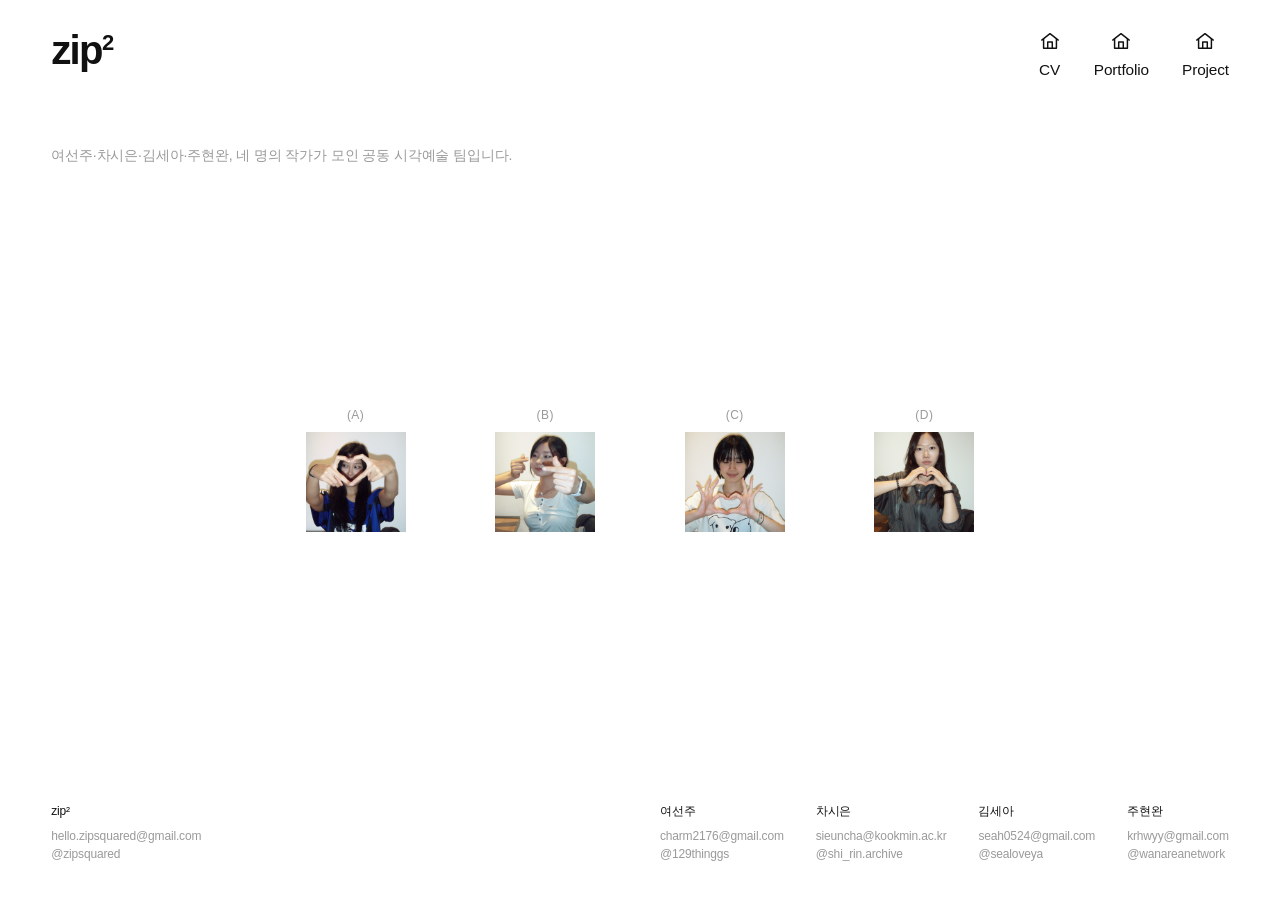
<file: portfolio/index.html>
<!DOCTYPE html>
<html lang="ko">
<head>
  <meta charset="UTF-8">
  <meta name="viewport" content="width=device-width, initial-scale=1.0">
  <title>zip²</title>
  <meta name="description" content="여선주·차시은·김세아·주현완 공동 시각예술 프로젝트 '빈집 털기'">
  <link rel="stylesheet" href="css/style.css">
</head>
<body class="home-page">

    <header class="masthead">
    <a href="index.html" class="brand">zip<sup>2</sup></a>
    <nav class="nav">
      <div class="nav-item">
        <a href="about.html"><span class="nav-ico"><svg class="ico-closed" viewBox="0 0 24 24" fill="none" xmlns="http://www.w3.org/2000/svg" aria-hidden="true"><path class="stroke" d="M3 11L12 4L21 11" stroke-width="1.6" stroke-linecap="round" stroke-linejoin="round"/><path class="stroke" d="M5 10V20H19V10" stroke-width="1.6" stroke-linecap="round" stroke-linejoin="round"/><path class="stroke" d="M9.5 20V13H14.5V20" stroke-width="1.6" stroke-linecap="round" stroke-linejoin="round"/></svg><svg class="ico-open" viewBox="0 0 24 24" fill="none" xmlns="http://www.w3.org/2000/svg" aria-hidden="true"><path class="stroke" d="M3 11L12 4L21 11" stroke-width="1.6" stroke-linecap="round" stroke-linejoin="round"/><path class="stroke" d="M5 10V20H19V10" stroke-width="1.6" stroke-linecap="round" stroke-linejoin="round"/><path class="fill" d="M9.5 20V13H14.5V20Z"/><path class="stroke" d="M14.5 13L8 11.4V18.4L14.5 20" stroke-width="1.4" stroke-linecap="round" stroke-linejoin="round"/></svg></span><span class="nav-label">CV</span></a>
      </div>
      <div class="nav-item">
        <a><span class="nav-ico"><svg class="ico-closed" viewBox="0 0 24 24" fill="none" xmlns="http://www.w3.org/2000/svg" aria-hidden="true"><path class="stroke" d="M3 11L12 4L21 11" stroke-width="1.6" stroke-linecap="round" stroke-linejoin="round"/><path class="stroke" d="M5 10V20H19V10" stroke-width="1.6" stroke-linecap="round" stroke-linejoin="round"/><path class="stroke" d="M9.5 20V13H14.5V20" stroke-width="1.6" stroke-linecap="round" stroke-linejoin="round"/></svg><svg class="ico-open" viewBox="0 0 24 24" fill="none" xmlns="http://www.w3.org/2000/svg" aria-hidden="true"><path class="stroke" d="M3 11L12 4L21 11" stroke-width="1.6" stroke-linecap="round" stroke-linejoin="round"/><path class="stroke" d="M5 10V20H19V10" stroke-width="1.6" stroke-linecap="round" stroke-linejoin="round"/><path class="fill" d="M9.5 20V13H14.5V20Z"/><path class="stroke" d="M14.5 13L8 11.4V18.4L14.5 20" stroke-width="1.4" stroke-linecap="round" stroke-linejoin="round"/></svg></span><span class="nav-label">Portfolio</span></a>
        <ul class="dropdown">
          <li><a href="artists/artist-a.html">여선주</a></li>
          <li><a href="artists/artist-b.html">차시은</a></li>
          <li><a href="artists/artist-c.html">김세아</a></li>
          <li><a href="artists/artist-d.html">주현완</a></li>
        </ul>
      </div>
      <div class="nav-item">
        <a><span class="nav-ico"><svg class="ico-closed" viewBox="0 0 24 24" fill="none" xmlns="http://www.w3.org/2000/svg" aria-hidden="true"><path class="stroke" d="M3 11L12 4L21 11" stroke-width="1.6" stroke-linecap="round" stroke-linejoin="round"/><path class="stroke" d="M5 10V20H19V10" stroke-width="1.6" stroke-linecap="round" stroke-linejoin="round"/><path class="stroke" d="M9.5 20V13H14.5V20" stroke-width="1.6" stroke-linecap="round" stroke-linejoin="round"/></svg><svg class="ico-open" viewBox="0 0 24 24" fill="none" xmlns="http://www.w3.org/2000/svg" aria-hidden="true"><path class="stroke" d="M3 11L12 4L21 11" stroke-width="1.6" stroke-linecap="round" stroke-linejoin="round"/><path class="stroke" d="M5 10V20H19V10" stroke-width="1.6" stroke-linecap="round" stroke-linejoin="round"/><path class="fill" d="M9.5 20V13H14.5V20Z"/><path class="stroke" d="M14.5 13L8 11.4V18.4L14.5 20" stroke-width="1.4" stroke-linecap="round" stroke-linejoin="round"/></svg></span><span class="nav-label">Project</span></a>
        <ul class="dropdown">
          <li><a href="project.html">빈집 털기</a></li>
        </ul>
      </div>
    </nav>
  </header>

  <!-- zip² 소개 문구 -->
  <p class="home-intro fade">여선주·차시은·김세아·주현완, 네 명의 작가가 모인 공동 시각예술 팀입니다.</p>

  <!-- 큰 대표 이미지 -->
  <section class="home-stage">
    <div class="home-media fade">
      <!-- A·B·C·D 순서 / 알파벳 표기 / 클릭 시 각 작가 포트폴리오로 -->
      <a class="home-fig" href="artists/artist-a.html">
        <span class="home-fig-tag">(A)</span>
        <img src="media/sj.jpeg" alt="여선주 포트폴리오">
      </a>
      <a class="home-fig" href="artists/artist-b.html">
        <span class="home-fig-tag">(B)</span>
        <img src="media/se.jpeg" alt="차시은 포트폴리오">
      </a>
      <a class="home-fig" href="artists/artist-c.html">
        <span class="home-fig-tag">(C)</span>
        <img src="media/sa.jpeg" alt="김세아 포트폴리오">
      </a>
      <a class="home-fig" href="artists/artist-d.html">
        <span class="home-fig-tag">(D)</span>
        <img src="media/hw.jpeg" alt="주현완 포트폴리오">
      </a>
    </div>
  </section>

  <!-- 하단 연락처 (좌: 팀 / 우: 작가) -->
  <section class="contact-bar fade">
    <div class="cb-team">
      <div class="cb-name">zip²</div>
      <div class="cb-line"><a href="mailto:hello.zipsquared@gmail.com">hello.zipsquared@gmail.com</a></div>
      <div class="cb-line"><a href="https://instagram.com/zipsquared">@zipsquared</a></div>
    </div>
    <div class="cb-artists">
      <div class="cb-col">
        <div class="cb-name">여선주</div>
        <div class="cb-line"><a href="mailto:charm2176@gmail.com">charm2176@gmail.com</a></div>
        <div class="cb-line"><a href="https://instagram.com/129thinggs">@129thinggs</a></div>
      </div>
      <div class="cb-col">
        <div class="cb-name">차시은</div>
        <div class="cb-line"><a href="mailto:sieuncha@kookmin.ac.kr">sieuncha@kookmin.ac.kr</a></div>
        <div class="cb-line"><a href="https://instagram.com/shi_rin.archive">@shi_rin.archive</a></div>
      </div>
      <div class="cb-col">
        <div class="cb-name">김세아</div>
        <div class="cb-line"><a href="mailto:seah0524@gmail.com">seah0524@gmail.com</a></div>
        <div class="cb-line"><a href="https://instagram.com/sealoveya">@sealoveya</a></div>
      </div>
      <div class="cb-col">
        <div class="cb-name">주현완</div>
        <div class="cb-line"><a href="mailto:krhwyy@gmail.com">krhwyy@gmail.com</a></div>
        <div class="cb-line"><a href="https://instagram.com/wanareanetwork">@wanareanetwork</a></div>
      </div>
    </div>
  </section>

  <script src="js/main.js"></script>
</body>
</html>
</file>
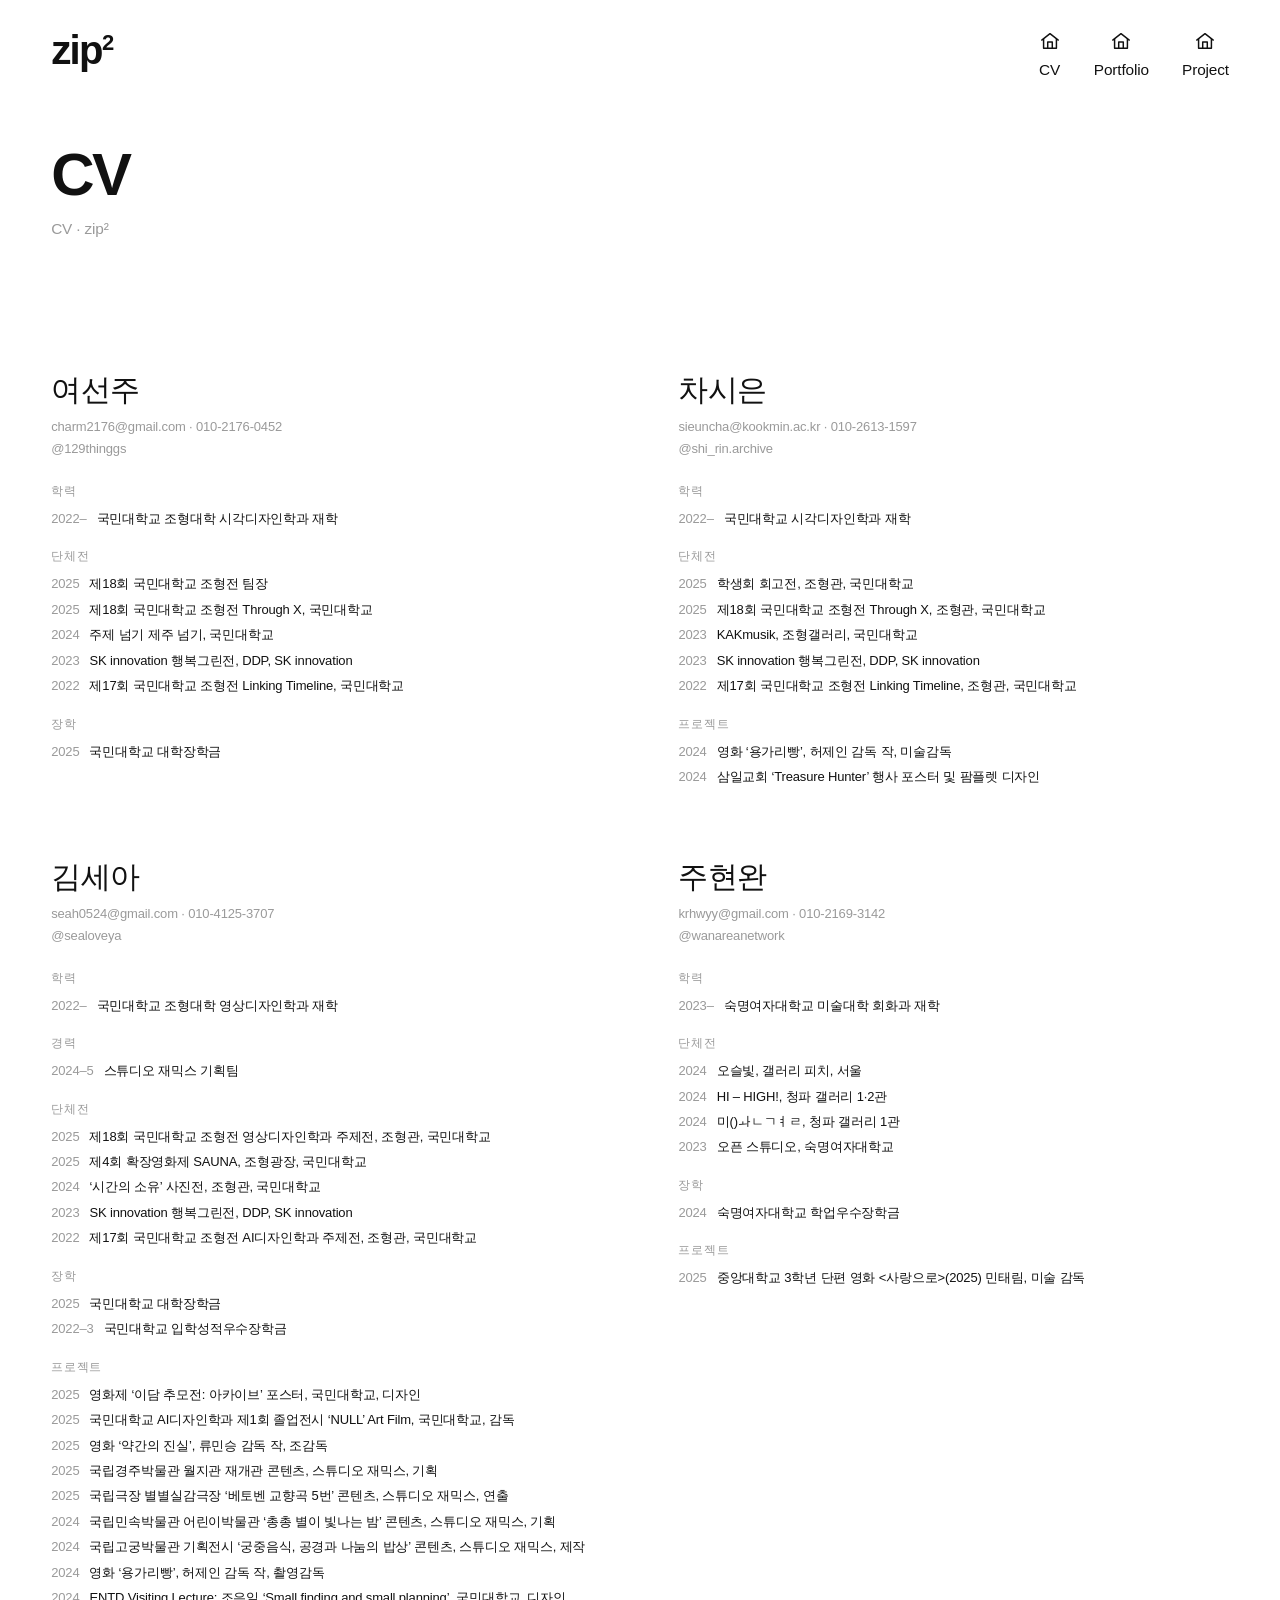
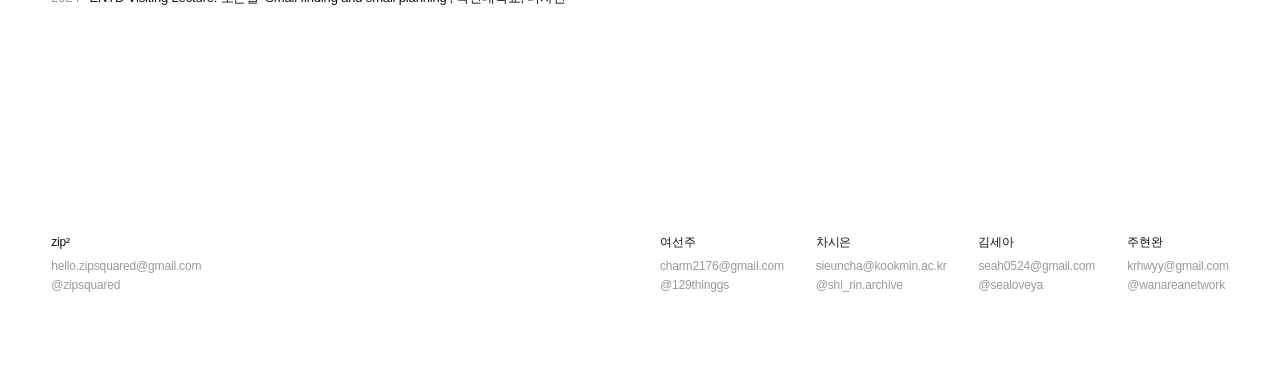
<file: portfolio/about.html>
<!DOCTYPE html>
<html lang="ko">
<head>
  <meta charset="UTF-8">
  <meta name="viewport" content="width=device-width, initial-scale=1.0">
  <title>작가 정보 — zip²</title>
  <link rel="stylesheet" href="css/style.css">
</head>
<body>

    <header class="masthead">
    <a href="index.html" class="brand">zip<sup>2</sup></a>
    <nav class="nav">
      <div class="nav-item">
        <a href="about.html"><span class="nav-ico"><svg class="ico-closed" viewBox="0 0 24 24" fill="none" xmlns="http://www.w3.org/2000/svg" aria-hidden="true"><path class="stroke" d="M3 11L12 4L21 11" stroke-width="1.6" stroke-linecap="round" stroke-linejoin="round"/><path class="stroke" d="M5 10V20H19V10" stroke-width="1.6" stroke-linecap="round" stroke-linejoin="round"/><path class="stroke" d="M9.5 20V13H14.5V20" stroke-width="1.6" stroke-linecap="round" stroke-linejoin="round"/></svg><svg class="ico-open" viewBox="0 0 24 24" fill="none" xmlns="http://www.w3.org/2000/svg" aria-hidden="true"><path class="stroke" d="M3 11L12 4L21 11" stroke-width="1.6" stroke-linecap="round" stroke-linejoin="round"/><path class="stroke" d="M5 10V20H19V10" stroke-width="1.6" stroke-linecap="round" stroke-linejoin="round"/><path class="fill" d="M9.5 20V13H14.5V20Z"/><path class="stroke" d="M14.5 13L8 11.4V18.4L14.5 20" stroke-width="1.4" stroke-linecap="round" stroke-linejoin="round"/></svg></span><span class="nav-label">CV</span></a>
      </div>
      <div class="nav-item">
        <a><span class="nav-ico"><svg class="ico-closed" viewBox="0 0 24 24" fill="none" xmlns="http://www.w3.org/2000/svg" aria-hidden="true"><path class="stroke" d="M3 11L12 4L21 11" stroke-width="1.6" stroke-linecap="round" stroke-linejoin="round"/><path class="stroke" d="M5 10V20H19V10" stroke-width="1.6" stroke-linecap="round" stroke-linejoin="round"/><path class="stroke" d="M9.5 20V13H14.5V20" stroke-width="1.6" stroke-linecap="round" stroke-linejoin="round"/></svg><svg class="ico-open" viewBox="0 0 24 24" fill="none" xmlns="http://www.w3.org/2000/svg" aria-hidden="true"><path class="stroke" d="M3 11L12 4L21 11" stroke-width="1.6" stroke-linecap="round" stroke-linejoin="round"/><path class="stroke" d="M5 10V20H19V10" stroke-width="1.6" stroke-linecap="round" stroke-linejoin="round"/><path class="fill" d="M9.5 20V13H14.5V20Z"/><path class="stroke" d="M14.5 13L8 11.4V18.4L14.5 20" stroke-width="1.4" stroke-linecap="round" stroke-linejoin="round"/></svg></span><span class="nav-label">Portfolio</span></a>
        <ul class="dropdown">
          <li><a href="artists/artist-a.html">여선주</a></li>
          <li><a href="artists/artist-b.html">차시은</a></li>
          <li><a href="artists/artist-c.html">김세아</a></li>
          <li><a href="artists/artist-d.html">주현완</a></li>
        </ul>
      </div>
      <div class="nav-item">
        <a><span class="nav-ico"><svg class="ico-closed" viewBox="0 0 24 24" fill="none" xmlns="http://www.w3.org/2000/svg" aria-hidden="true"><path class="stroke" d="M3 11L12 4L21 11" stroke-width="1.6" stroke-linecap="round" stroke-linejoin="round"/><path class="stroke" d="M5 10V20H19V10" stroke-width="1.6" stroke-linecap="round" stroke-linejoin="round"/><path class="stroke" d="M9.5 20V13H14.5V20" stroke-width="1.6" stroke-linecap="round" stroke-linejoin="round"/></svg><svg class="ico-open" viewBox="0 0 24 24" fill="none" xmlns="http://www.w3.org/2000/svg" aria-hidden="true"><path class="stroke" d="M3 11L12 4L21 11" stroke-width="1.6" stroke-linecap="round" stroke-linejoin="round"/><path class="stroke" d="M5 10V20H19V10" stroke-width="1.6" stroke-linecap="round" stroke-linejoin="round"/><path class="fill" d="M9.5 20V13H14.5V20Z"/><path class="stroke" d="M14.5 13L8 11.4V18.4L14.5 20" stroke-width="1.4" stroke-linecap="round" stroke-linejoin="round"/></svg></span><span class="nav-label">Project</span></a>
        <ul class="dropdown">
          <li><a href="project.html">빈집 털기 기획서</a></li>
        </ul>
      </div>
    </nav>
  </header>

  <section class="page-head fade">
    <div class="pt">CV</div>
    <div class="ps">CV · zip²</div>
  </section>

  <main class="cv-wrap">
    <div class="cv-grid">


      <!-- A 여선주 -->
      <div class="cv-card fade">
        <div class="cv-name">여선주</div>
        <div class="cv-contact">
          charm2176@gmail.com · 010-2176-0452<br>@129thinggs
        </div>
        <div class="cv-section">
          <h4>학력</h4>
          <ul>
            <li><span class="yr">2022–</span>국민대학교 조형대학 시각디자인학과 재학</li>
          </ul>
        </div>
        <div class="cv-section">
          <h4>단체전</h4>
          <ul>
            <li><span class="yr">2025</span>제18회 국민대학교 조형전 팀장</li>
            <li><span class="yr">2025</span>제18회 국민대학교 조형전 Through X, 국민대학교</li>
            <li><span class="yr">2024</span>주제 넘기 제주 넘기, 국민대학교</li>
            <li><span class="yr">2023</span>SK innovation 행복그린전, DDP, SK innovation</li>
            <li><span class="yr">2022</span>제17회 국민대학교 조형전 Linking Timeline, 국민대학교</li>
          </ul>
        </div>
        <div class="cv-section">
          <h4>장학</h4>
          <ul>
            <li><span class="yr">2025</span>국민대학교 대학장학금</li>
          </ul>
        </div>
      </div>

      <!-- B 차시은 -->
      <div class="cv-card fade">
        <div class="cv-name">차시은</div>
        <div class="cv-contact">
          sieuncha@kookmin.ac.kr · 010-2613-1597<br>@shi_rin.archive
        </div>
        <div class="cv-section">
          <h4>학력</h4>
          <ul>
            <li><span class="yr">2022–</span>국민대학교 시각디자인학과 재학</li>
          </ul>
        </div>
        <div class="cv-section">
          <h4>단체전</h4>
          <ul>
            <li><span class="yr">2025</span>학생회 회고전, 조형관, 국민대학교</li>
            <li><span class="yr">2025</span>제18회 국민대학교 조형전 Through X, 조형관, 국민대학교</li>
            <li><span class="yr">2023</span>KAKmusik, 조형갤러리, 국민대학교</li>
            <li><span class="yr">2023</span>SK innovation 행복그린전, DDP, SK innovation</li>
            <li><span class="yr">2022</span>제17회 국민대학교 조형전 Linking Timeline, 조형관, 국민대학교</li>
          </ul>
        </div>
        <div class="cv-section">
          <h4>프로젝트</h4>
          <ul>
            <li><span class="yr">2024</span>영화 ‘용가리빵’, 허제인 감독 작, 미술감독</li>
            <li><span class="yr">2024</span>삼일교회 ‘Treasure Hunter’ 행사 포스터 및 팜플렛 디자인</li>
          </ul>
        </div>
      </div>

      <!-- C 김세아 -->
      <div class="cv-card fade">
        <div class="cv-name">김세아</div>
        <div class="cv-contact">
          seah0524@gmail.com · 010-4125-3707<br>@sealoveya
        </div>
        <div class="cv-section">
          <h4>학력</h4>
          <ul>
            <li><span class="yr">2022–</span>국민대학교 조형대학 영상디자인학과 재학</li>
          </ul>
        </div>
        <div class="cv-section">
          <h4>경력</h4>
          <ul>
            <li><span class="yr">2024–5</span>스튜디오 재믹스 기획팀</li>
          </ul>
        </div>
        <div class="cv-section">
          <h4>단체전</h4>
          <ul>
            <li><span class="yr">2025</span>제18회 국민대학교 조형전 영상디자인학과 주제전, 조형관, 국민대학교</li>
            <li><span class="yr">2025</span>제4회 확장영화제 SAUNA, 조형광장, 국민대학교</li>
            <li><span class="yr">2024</span>‘시간의 소유’ 사진전, 조형관, 국민대학교</li>
            <li><span class="yr">2023</span>SK innovation 행복그린전, DDP, SK innovation</li>
            <li><span class="yr">2022</span>제17회 국민대학교 조형전 AI디자인학과 주제전, 조형관, 국민대학교</li>
          </ul>
        </div>
        <div class="cv-section">
          <h4>장학</h4>
          <ul>
            <li><span class="yr">2025</span>국민대학교 대학장학금</li>
            <li><span class="yr">2022–3</span>국민대학교 입학성적우수장학금</li>
          </ul>
        </div>
        <div class="cv-section">
          <h4>프로젝트</h4>
          <ul>
            <li><span class="yr">2025</span>영화제 ‘이담 추모전: 아카이브’ 포스터, 국민대학교, 디자인</li>
            <li><span class="yr">2025</span>국민대학교 AI디자인학과 제1회 졸업전시 ‘NULL’ Art Film, 국민대학교, 감독</li>
            <li><span class="yr">2025</span>영화 ‘약간의 진실’, 류민승 감독 작, 조감독</li>
            <li><span class="yr">2025</span>국립경주박물관 월지관 재개관 콘텐츠, 스튜디오 재믹스, 기획</li>
            <li><span class="yr">2025</span>국립극장 별별실감극장 ‘베토벤 교향곡 5번’ 콘텐츠, 스튜디오 재믹스, 연출</li>
            <li><span class="yr">2024</span>국립민속박물관 어린이박물관 ‘총총 별이 빛나는 밤’ 콘텐츠, 스튜디오 재믹스, 기획</li>
            <li><span class="yr">2024</span>국립고궁박물관 기획전시 ‘궁중음식, 공경과 나눔의 밥상’ 콘텐츠, 스튜디오 재믹스, 제작</li>
            <li><span class="yr">2024</span>영화 ‘용가리빵’, 허제인 감독 작, 촬영감독</li>
            <li><span class="yr">2024</span>ENTD Visiting Lecture: 조은일 ‘Small finding and small planning’, 국민대학교, 디자인</li>
          </ul>
        </div>
      </div>

      <!-- D 주현완 -->
      <div class="cv-card fade">
        <div class="cv-name">주현완</div>
        <div class="cv-contact">
          krhwyy@gmail.com · 010-2169-3142<br>@wanareanetwork
        </div>
        <div class="cv-section">
          <h4>학력</h4>
          <ul>
            <li><span class="yr">2023–</span>숙명여자대학교 미술대학 회화과 재학</li>
          </ul>
        </div>
        <div class="cv-section">
          <h4>단체전</h4>
          <ul>
            <li><span class="yr">2024</span>오슬빛, 갤러리 피치, 서울</li>
            <li><span class="yr">2024</span>HI – HIGH!, 청파 갤러리 1·2관</li>
            <li><span class="yr">2024</span>미()ㅘㄴㄱㅕㄹ, 청파 갤러리 1관</li>
            <li><span class="yr">2023</span>오픈 스튜디오, 숙명여자대학교</li>
          </ul>
        </div>
        <div class="cv-section">
          <h4>장학</h4>
          <ul>
            <li><span class="yr">2024</span>숙명여자대학교 학업우수장학금</li>
          </ul>
        </div>
        <div class="cv-section">
          <h4>프로젝트</h4>
          <ul>
            <li><span class="yr">2025</span>중앙대학교 3학년 단편 영화 &lt;사랑으로&gt;(2025) 민태림, 미술 감독</li>
          </ul>
        </div>
      </div>


    </div>
  </main>


  <!-- 하단 연락처 (좌: 팀 / 우: 작가) -->
  <section class="contact-bar fade">
    <div class="cb-team">
      <div class="cb-name">zip²</div>
      <div class="cb-line"><a href="mailto:hello.zipsquared@gmail.com">hello.zipsquared@gmail.com</a></div>
      <div class="cb-line"><a href="https://instagram.com/zipsquared">@zipsquared</a></div>
    </div>
    <div class="cb-artists">
      <div class="cb-col">
        <div class="cb-name">여선주</div>
        <div class="cb-line"><a href="mailto:charm2176@gmail.com">charm2176@gmail.com</a></div>
        <div class="cb-line"><a href="https://instagram.com/129thinggs">@129thinggs</a></div>
      </div>
      <div class="cb-col">
        <div class="cb-name">차시은</div>
        <div class="cb-line"><a href="mailto:sieuncha@kookmin.ac.kr">sieuncha@kookmin.ac.kr</a></div>
        <div class="cb-line"><a href="https://instagram.com/shi_rin.archive">@shi_rin.archive</a></div>
      </div>
      <div class="cb-col">
        <div class="cb-name">김세아</div>
        <div class="cb-line"><a href="mailto:seah0524@gmail.com">seah0524@gmail.com</a></div>
        <div class="cb-line"><a href="https://instagram.com/sealoveya">@sealoveya</a></div>
      </div>
      <div class="cb-col">
        <div class="cb-name">주현완</div>
        <div class="cb-line"><a href="mailto:krhwyy@gmail.com">krhwyy@gmail.com</a></div>
        <div class="cb-line"><a href="https://instagram.com/wanareanetwork">@wanareanetwork</a></div>
      </div>
    </div>
  </section>

  <script src="js/main.js"></script>
</body>
</html>
</file>
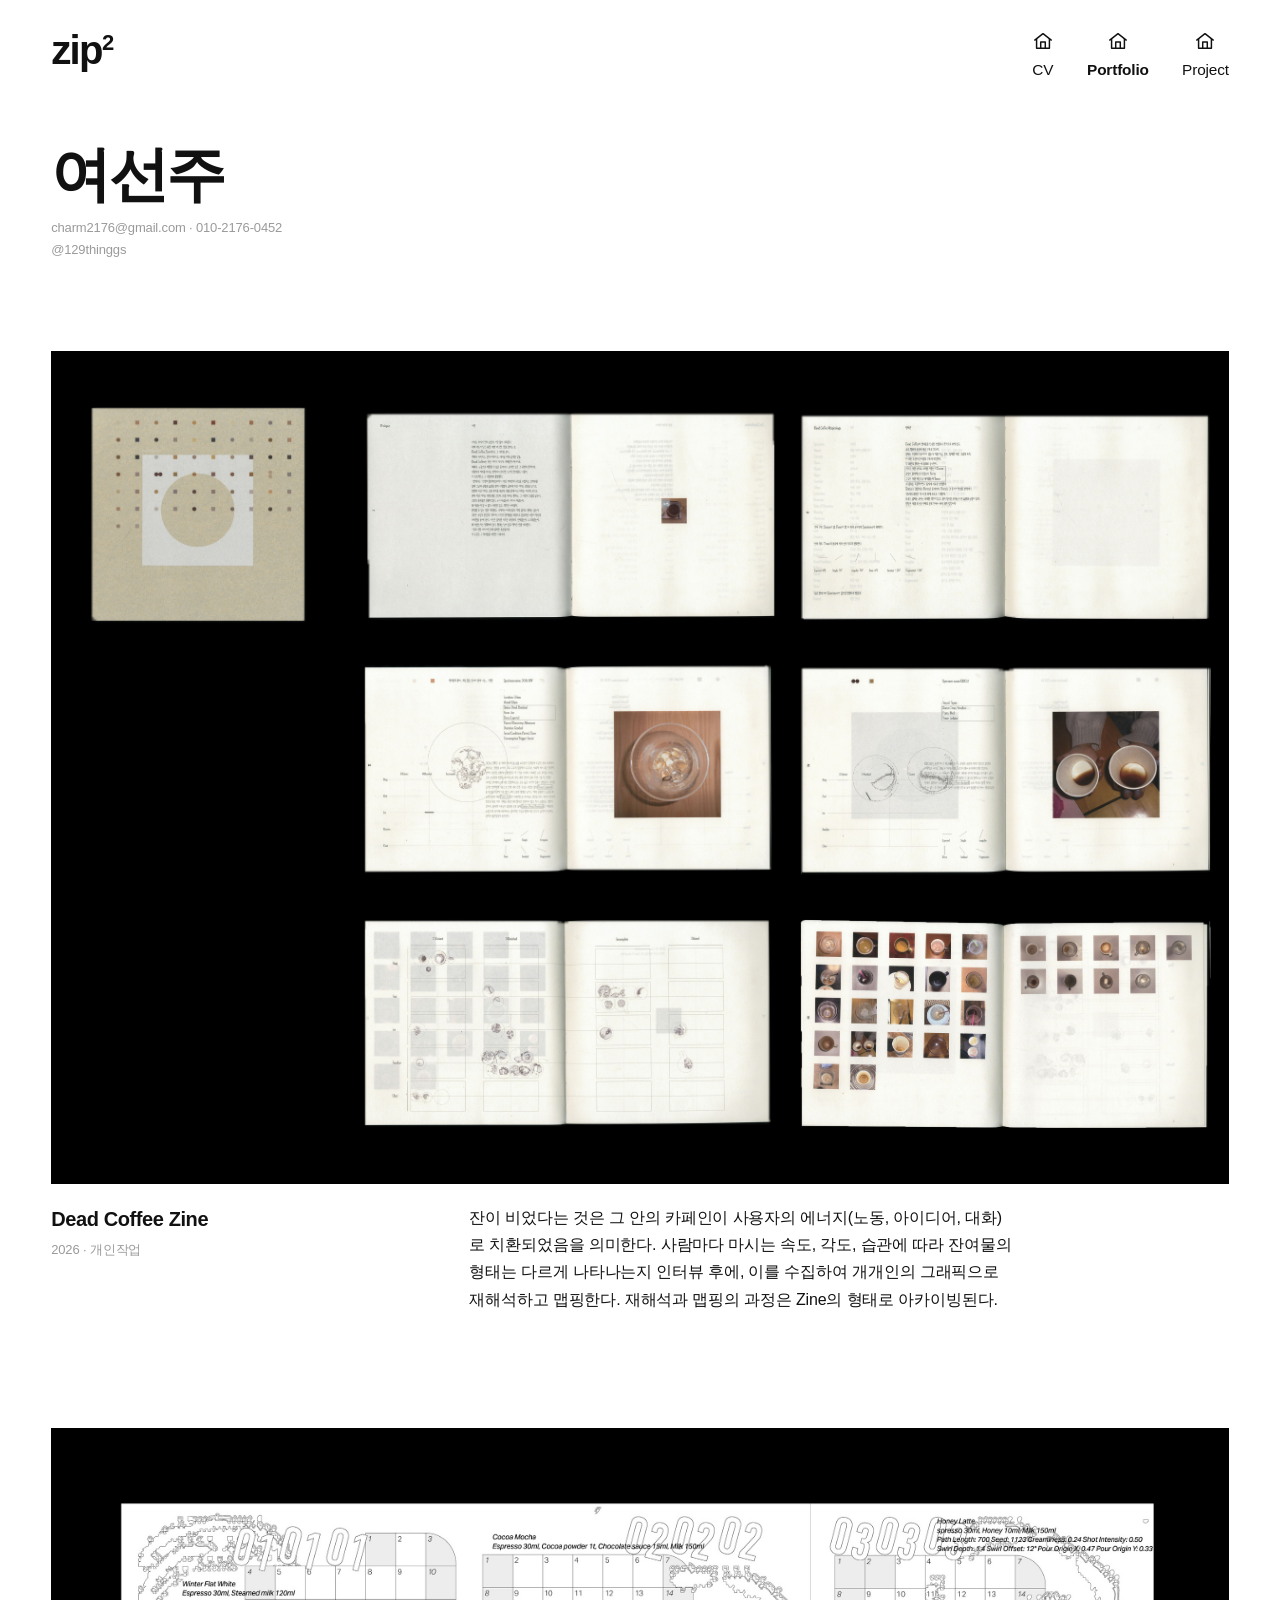
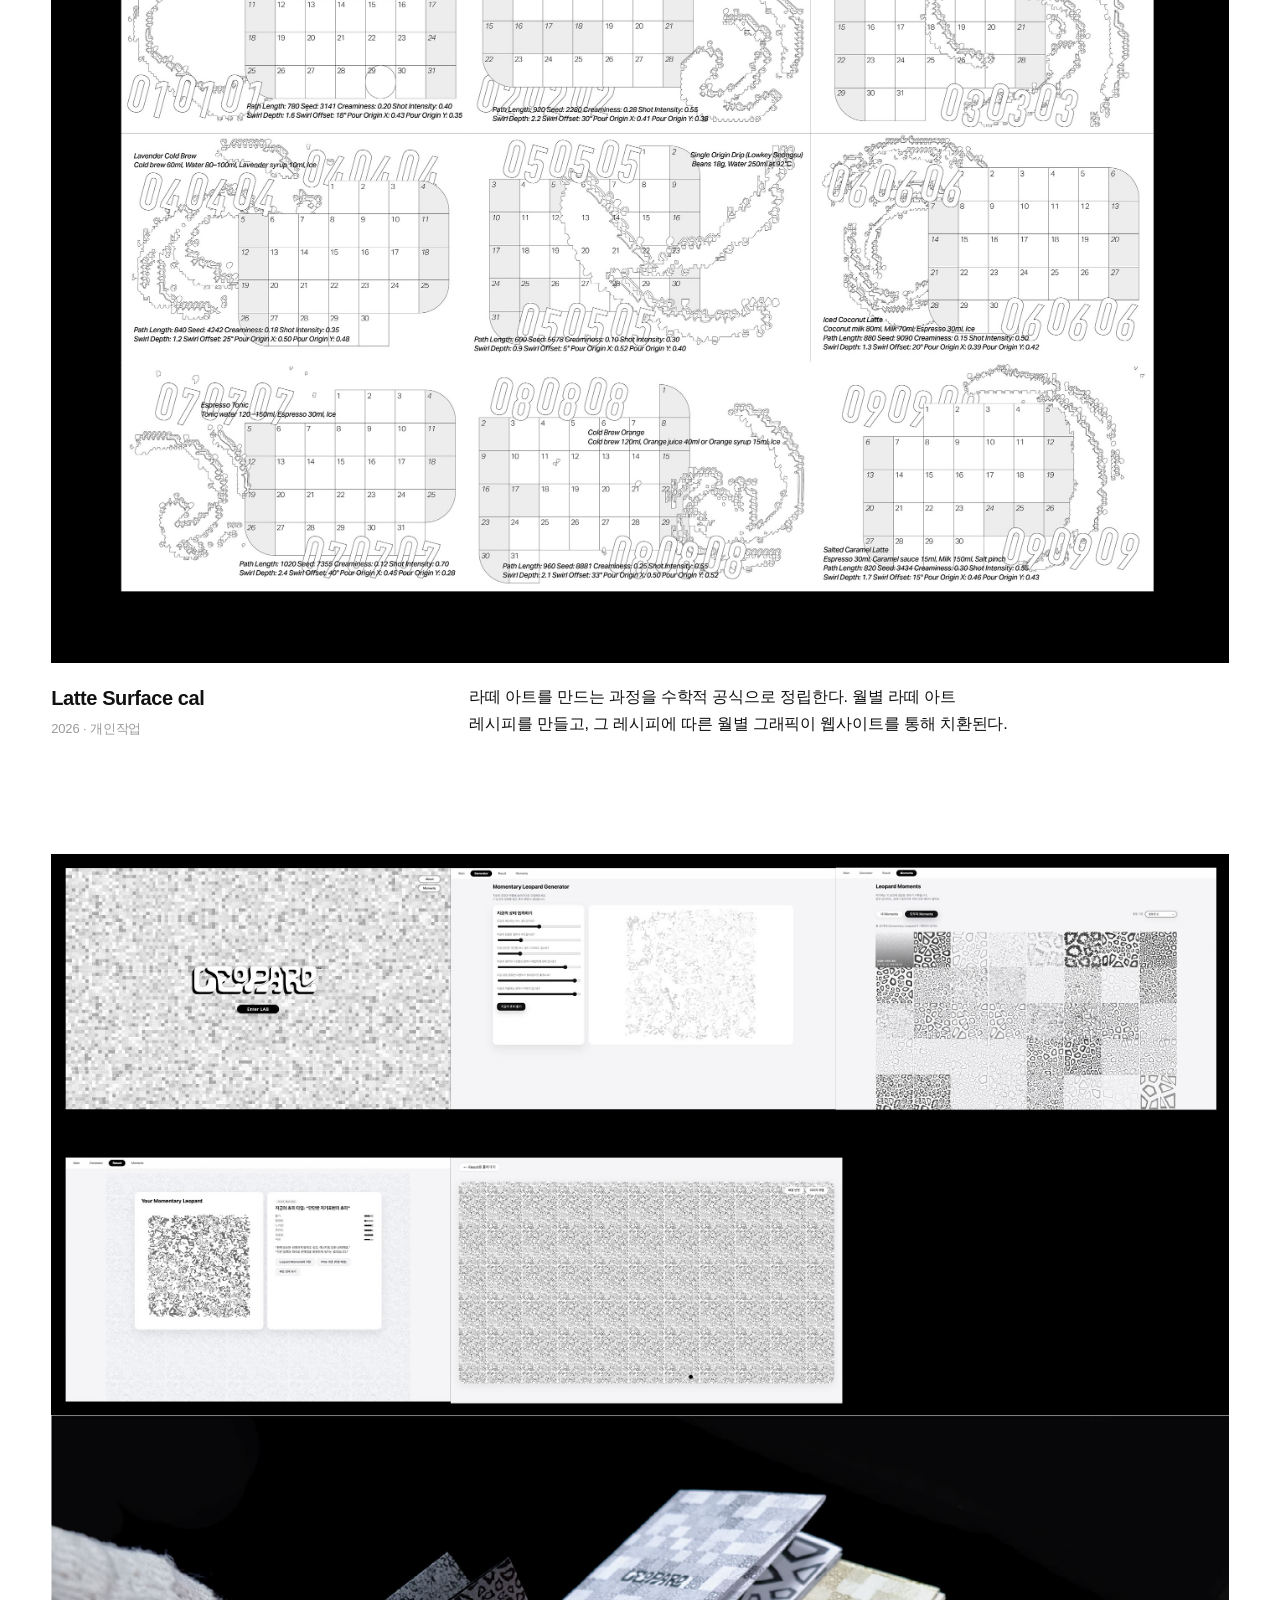
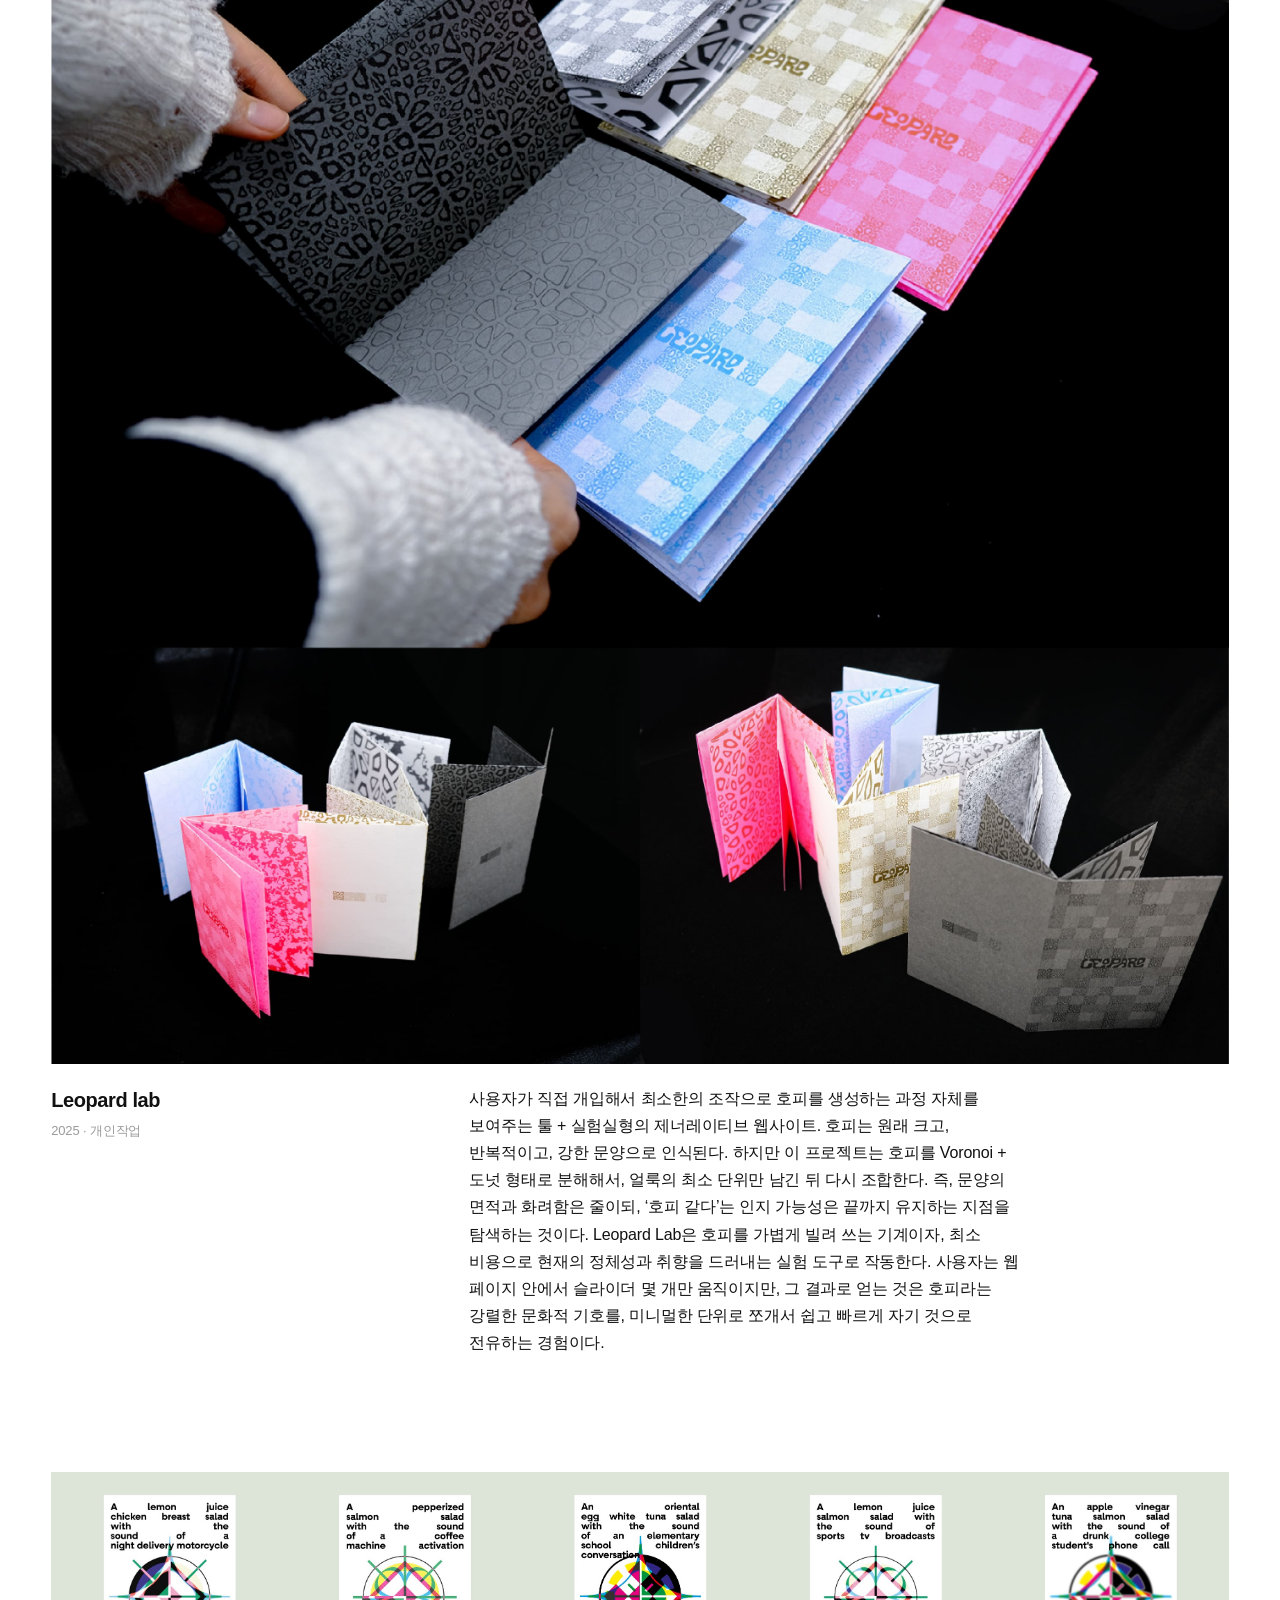
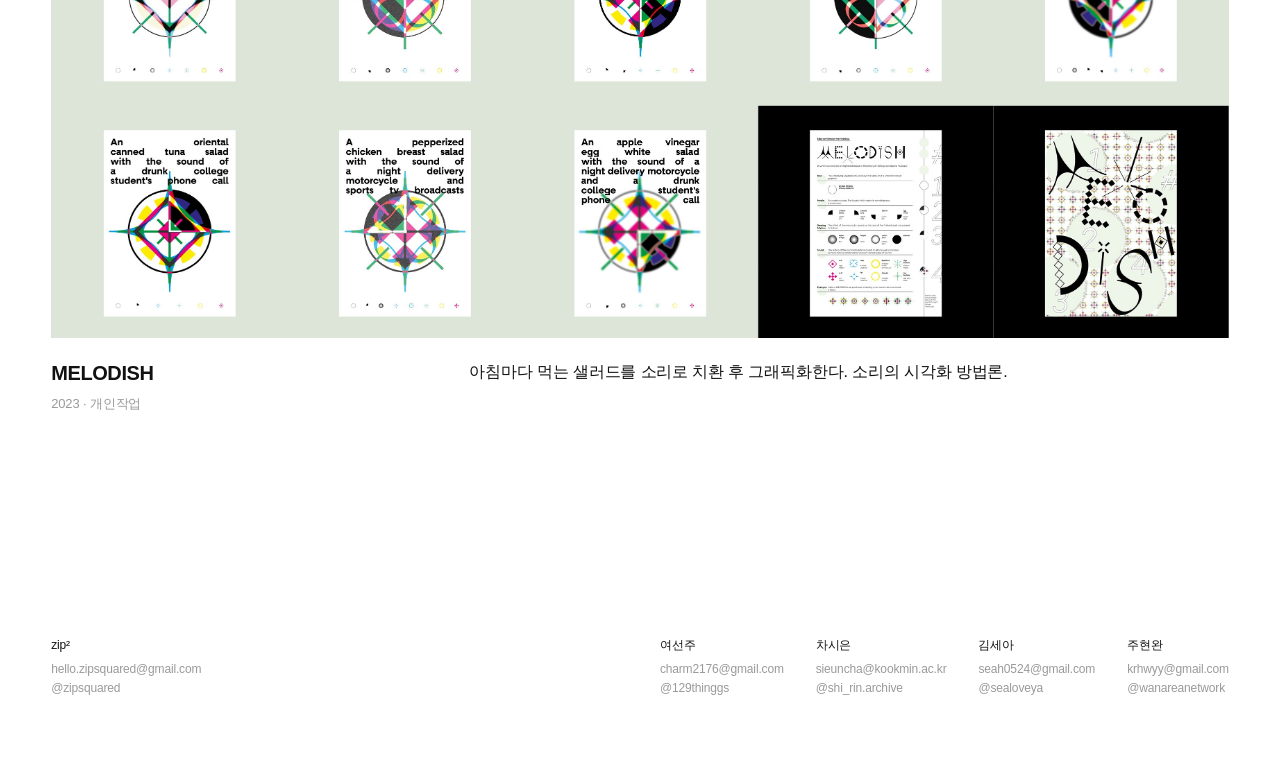
<file: portfolio/artists/artist-a.html>
<!DOCTYPE html>
<html lang="ko">
<head>
  <meta charset="UTF-8">
  <meta name="viewport" content="width=device-width, initial-scale=1.0">
  <title>여선주 — zip²</title>
  <link rel="stylesheet" href="../css/style.css">
</head>
<body>

    <header class="masthead">
    <a href="../index.html" class="brand">zip<sup>2</sup></a>
    <nav class="nav">
      <div class="nav-item">
        <a href="../about.html"><span class="nav-ico"><svg class="ico-closed" viewBox="0 0 24 24" fill="none" xmlns="http://www.w3.org/2000/svg" aria-hidden="true"><path class="stroke" d="M3 11L12 4L21 11" stroke-width="1.6" stroke-linecap="round" stroke-linejoin="round"/><path class="stroke" d="M5 10V20H19V10" stroke-width="1.6" stroke-linecap="round" stroke-linejoin="round"/><path class="stroke" d="M9.5 20V13H14.5V20" stroke-width="1.6" stroke-linecap="round" stroke-linejoin="round"/></svg><svg class="ico-open" viewBox="0 0 24 24" fill="none" xmlns="http://www.w3.org/2000/svg" aria-hidden="true"><path class="stroke" d="M3 11L12 4L21 11" stroke-width="1.6" stroke-linecap="round" stroke-linejoin="round"/><path class="stroke" d="M5 10V20H19V10" stroke-width="1.6" stroke-linecap="round" stroke-linejoin="round"/><path class="fill" d="M9.5 20V13H14.5V20Z"/><path class="stroke" d="M14.5 13L8 11.4V18.4L14.5 20" stroke-width="1.4" stroke-linecap="round" stroke-linejoin="round"/></svg></span><span class="nav-label">CV</span></a>
      </div>
      <div class="nav-item">
        <a class="active"><span class="nav-ico"><svg class="ico-closed" viewBox="0 0 24 24" fill="none" xmlns="http://www.w3.org/2000/svg" aria-hidden="true"><path class="stroke" d="M3 11L12 4L21 11" stroke-width="1.6" stroke-linecap="round" stroke-linejoin="round"/><path class="stroke" d="M5 10V20H19V10" stroke-width="1.6" stroke-linecap="round" stroke-linejoin="round"/><path class="stroke" d="M9.5 20V13H14.5V20" stroke-width="1.6" stroke-linecap="round" stroke-linejoin="round"/></svg><svg class="ico-open" viewBox="0 0 24 24" fill="none" xmlns="http://www.w3.org/2000/svg" aria-hidden="true"><path class="stroke" d="M3 11L12 4L21 11" stroke-width="1.6" stroke-linecap="round" stroke-linejoin="round"/><path class="stroke" d="M5 10V20H19V10" stroke-width="1.6" stroke-linecap="round" stroke-linejoin="round"/><path class="fill" d="M9.5 20V13H14.5V20Z"/><path class="stroke" d="M14.5 13L8 11.4V18.4L14.5 20" stroke-width="1.4" stroke-linecap="round" stroke-linejoin="round"/></svg></span><span class="nav-label">Portfolio</span></a>
        <ul class="dropdown">
          <li><a href="../artists/artist-a.html" class="active">여선주</a></li>
          <li><a href="../artists/artist-b.html">차시은</a></li>
          <li><a href="../artists/artist-c.html">김세아</a></li>
          <li><a href="../artists/artist-d.html">주현완</a></li>
        </ul>
      </div>
      <div class="nav-item">
        <a><span class="nav-ico"><svg class="ico-closed" viewBox="0 0 24 24" fill="none" xmlns="http://www.w3.org/2000/svg" aria-hidden="true"><path class="stroke" d="M3 11L12 4L21 11" stroke-width="1.6" stroke-linecap="round" stroke-linejoin="round"/><path class="stroke" d="M5 10V20H19V10" stroke-width="1.6" stroke-linecap="round" stroke-linejoin="round"/><path class="stroke" d="M9.5 20V13H14.5V20" stroke-width="1.6" stroke-linecap="round" stroke-linejoin="round"/></svg><svg class="ico-open" viewBox="0 0 24 24" fill="none" xmlns="http://www.w3.org/2000/svg" aria-hidden="true"><path class="stroke" d="M3 11L12 4L21 11" stroke-width="1.6" stroke-linecap="round" stroke-linejoin="round"/><path class="stroke" d="M5 10V20H19V10" stroke-width="1.6" stroke-linecap="round" stroke-linejoin="round"/><path class="fill" d="M9.5 20V13H14.5V20Z"/><path class="stroke" d="M14.5 13L8 11.4V18.4L14.5 20" stroke-width="1.4" stroke-linecap="round" stroke-linejoin="round"/></svg></span><span class="nav-label">Project</span></a>
        <ul class="dropdown">
          <li><a href="../project.html">빈집 털기 기획서</a></li>
        </ul>
      </div>
    </nav>
  </header>

  <section class="page-head fade">
    <div class="pt">여선주</div>
    <div class="pcontact">
      <a href="mailto:charm2176@gmail.com">charm2176@gmail.com</a> · 010-2176-0452<br>
      <a href="https://instagram.com/129thinggs">@129thinggs</a>
    </div>
  </section>



  <section class="gallery">

    <article class="piece fade">
     <div class="piece-media">

<img src="../media/portfolio/sj3.jpg" >
      </div>
      <div class="piece-info">
        <div>
          <h2 class="piece-title">Dead Coffee Zine</h2>
          <div class="piece-year">2026 · 개인작업</div>
        </div>
        <p class="piece-desc">잔이 비었다는 것은 그 안의 카페인이 사용자의 에너지(노동, 아이디어, 대화)
로 치환되었음을 의미한다. 사람마다 마시는 속도, 각도, 습관에 따라 잔여물의
형태는 다르게 나타나는지 인터뷰 후에, 이를 수집하여 개개인의 그래픽으로
재해석하고 맵핑한다. 재해석과 맵핑의 과정은 Zine의 형태로 아카이빙된다.</p>
      </div>
    </article>

    <article class="piece fade">
     <div class="piece-media">

<img src="../media/portfolio/sj4.jpg" >
      </div>
      <div class="piece-info">
        <div>
          <h2 class="piece-title">Latte Surface cal</h2>
          <div class="piece-year">2026 · 개인작업</div>
        </div>
        <p class="piece-desc">라떼 아트를 만드는 과정을 수학적 공식으로 정립한다.
월별 라떼 아트 레시피를 만들고, 그 레시피에 따른 월별 그래픽이 웹사이트를
통해 치환된다.</p>
      </div>
    </article>

    <article class="piece fade">
     <div class="piece-media">

<img src="../media/portfolio/sj2.jpg" >
<img src="../media/portfolio/sj3-2.jpg" >
      </div>
      <div class="piece-info">
        <div>
          <h2 class="piece-title">Leopard lab</h2>
          <div class="piece-year">2025 · 개인작업</div>
        </div>
        <p class="piece-desc">사용자가 직접 개입해서 최소한의 조작으로 호피를 생성하는 과정 자체를
보여주는 툴 + 실험실형의 제너레이티브 웹사이트.
호피는 원래 크고, 반복적이고, 강한 문양으로 인식된다. 하지만 이 프로젝트는
호피를 Voronoi + 도넛 형태로 분해해서, 얼룩의 최소 단위만 남긴 뒤 다시
조합한다. 즉, 문양의 면적과 화려함은 줄이되, ‘호피 같다’는 인지 가능성은
끝까지 유지하는 지점을 탐색하는 것이다. Leopard Lab은 호피를 가볍게 빌려
쓰는 기계이자, 최소 비용으로 현재의 정체성과 취향을 드러내는 실험 도구로
작동한다. 사용자는 웹 페이지 안에서 슬라이더 몇 개만 움직이지만, 그 결과로
얻는 것은 호피라는 강렬한 문화적 기호를, 미니멀한 단위로 쪼개서 쉽고 빠르게
자기 것으로 전유하는 경험이다.</p>
      </div>
    </article>

    <article class="piece fade">
      <div class="piece-media">

<img src="../media/portfolio/sj1.jpg" >
      </div>
      <div class="piece-info">
        <div>
          <h2 class="piece-title">MELODISH</h2>
          <div class="piece-year">2023 · 개인작업</div>
        </div>
        <p class="piece-desc">아침마다 먹는 샐러드를 소리로 치환 후 그래픽화한다. 소리의 시각화 방법론.</p>
      </div>
    </article>

  </section>


  <!-- 하단 연락처 (좌: 팀 / 우: 작가) -->
  <section class="contact-bar fade">
    <div class="cb-team">
      <div class="cb-name">zip²</div>
      <div class="cb-line"><a href="mailto:hello.zipsquared@gmail.com">hello.zipsquared@gmail.com</a></div>
      <div class="cb-line"><a href="https://instagram.com/zipsquared">@zipsquared</a></div>
    </div>
    <div class="cb-artists">
      <div class="cb-col">
        <div class="cb-name">여선주</div>
        <div class="cb-line"><a href="mailto:charm2176@gmail.com">charm2176@gmail.com</a></div>
        <div class="cb-line"><a href="https://instagram.com/129thinggs">@129thinggs</a></div>
      </div>
      <div class="cb-col">
        <div class="cb-name">차시은</div>
        <div class="cb-line"><a href="mailto:sieuncha@kookmin.ac.kr">sieuncha@kookmin.ac.kr</a></div>
        <div class="cb-line"><a href="https://instagram.com/shi_rin.archive">@shi_rin.archive</a></div>
      </div>
      <div class="cb-col">
        <div class="cb-name">김세아</div>
        <div class="cb-line"><a href="mailto:seah0524@gmail.com">seah0524@gmail.com</a></div>
        <div class="cb-line"><a href="https://instagram.com/sealoveya">@sealoveya</a></div>
      </div>
      <div class="cb-col">
        <div class="cb-name">주현완</div>
        <div class="cb-line"><a href="mailto:krhwyy@gmail.com">krhwyy@gmail.com</a></div>
        <div class="cb-line"><a href="https://instagram.com/wanareanetwork">@wanareanetwork</a></div>
      </div>
    </div>
  </section>

  <script src="../js/main.js"></script>
</body>
</html>
</file>
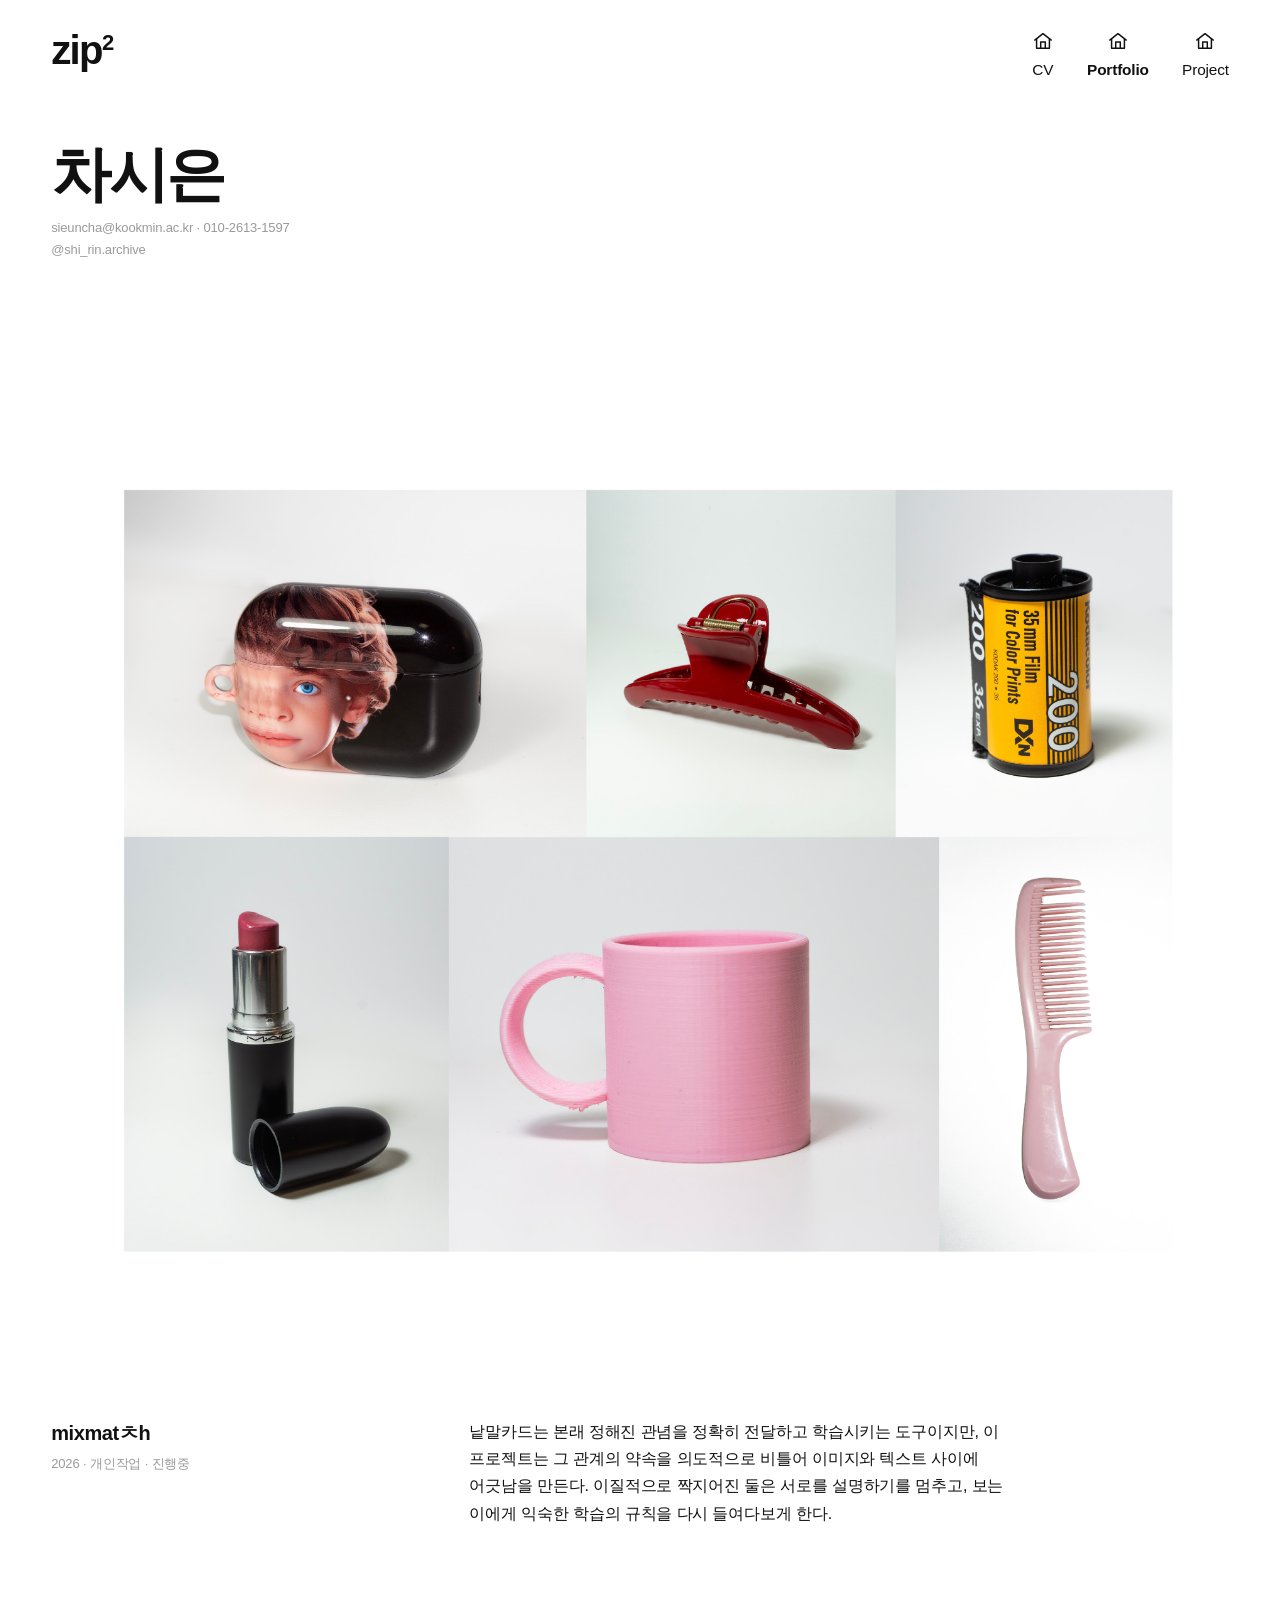
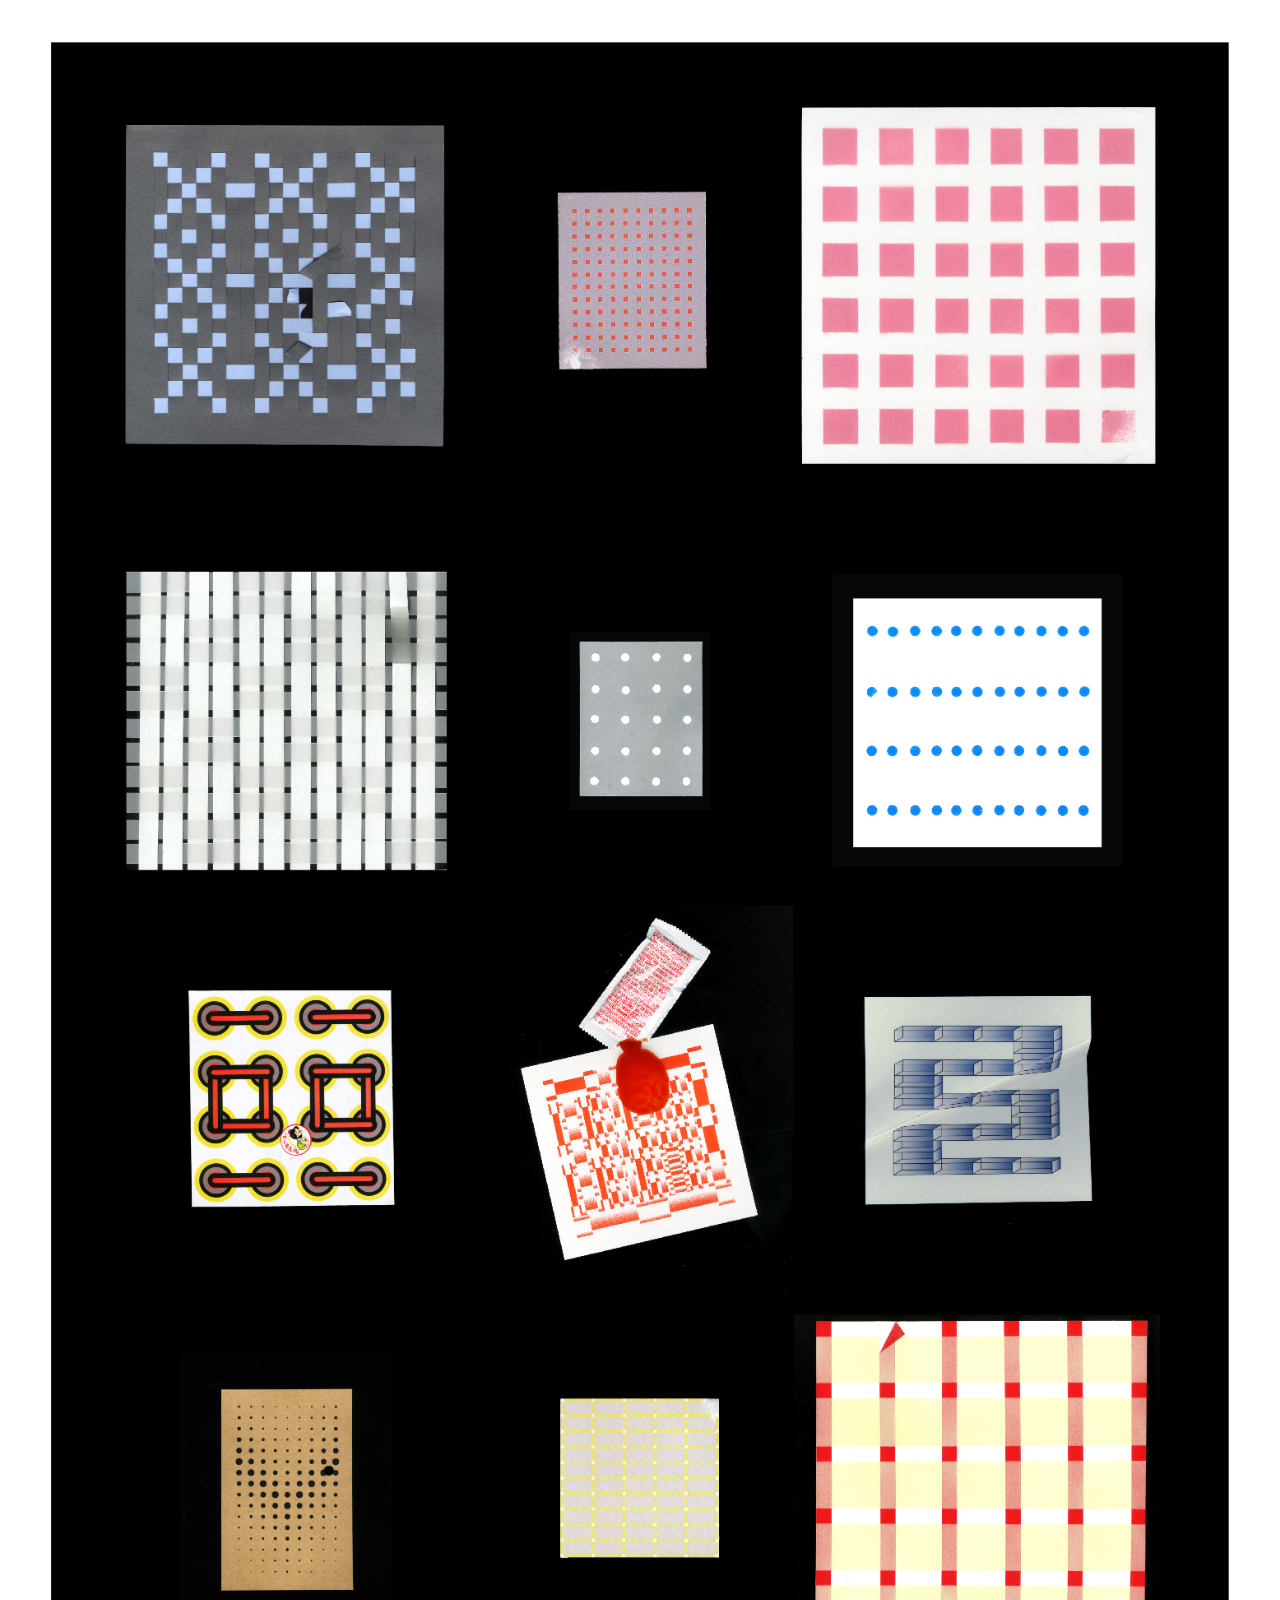
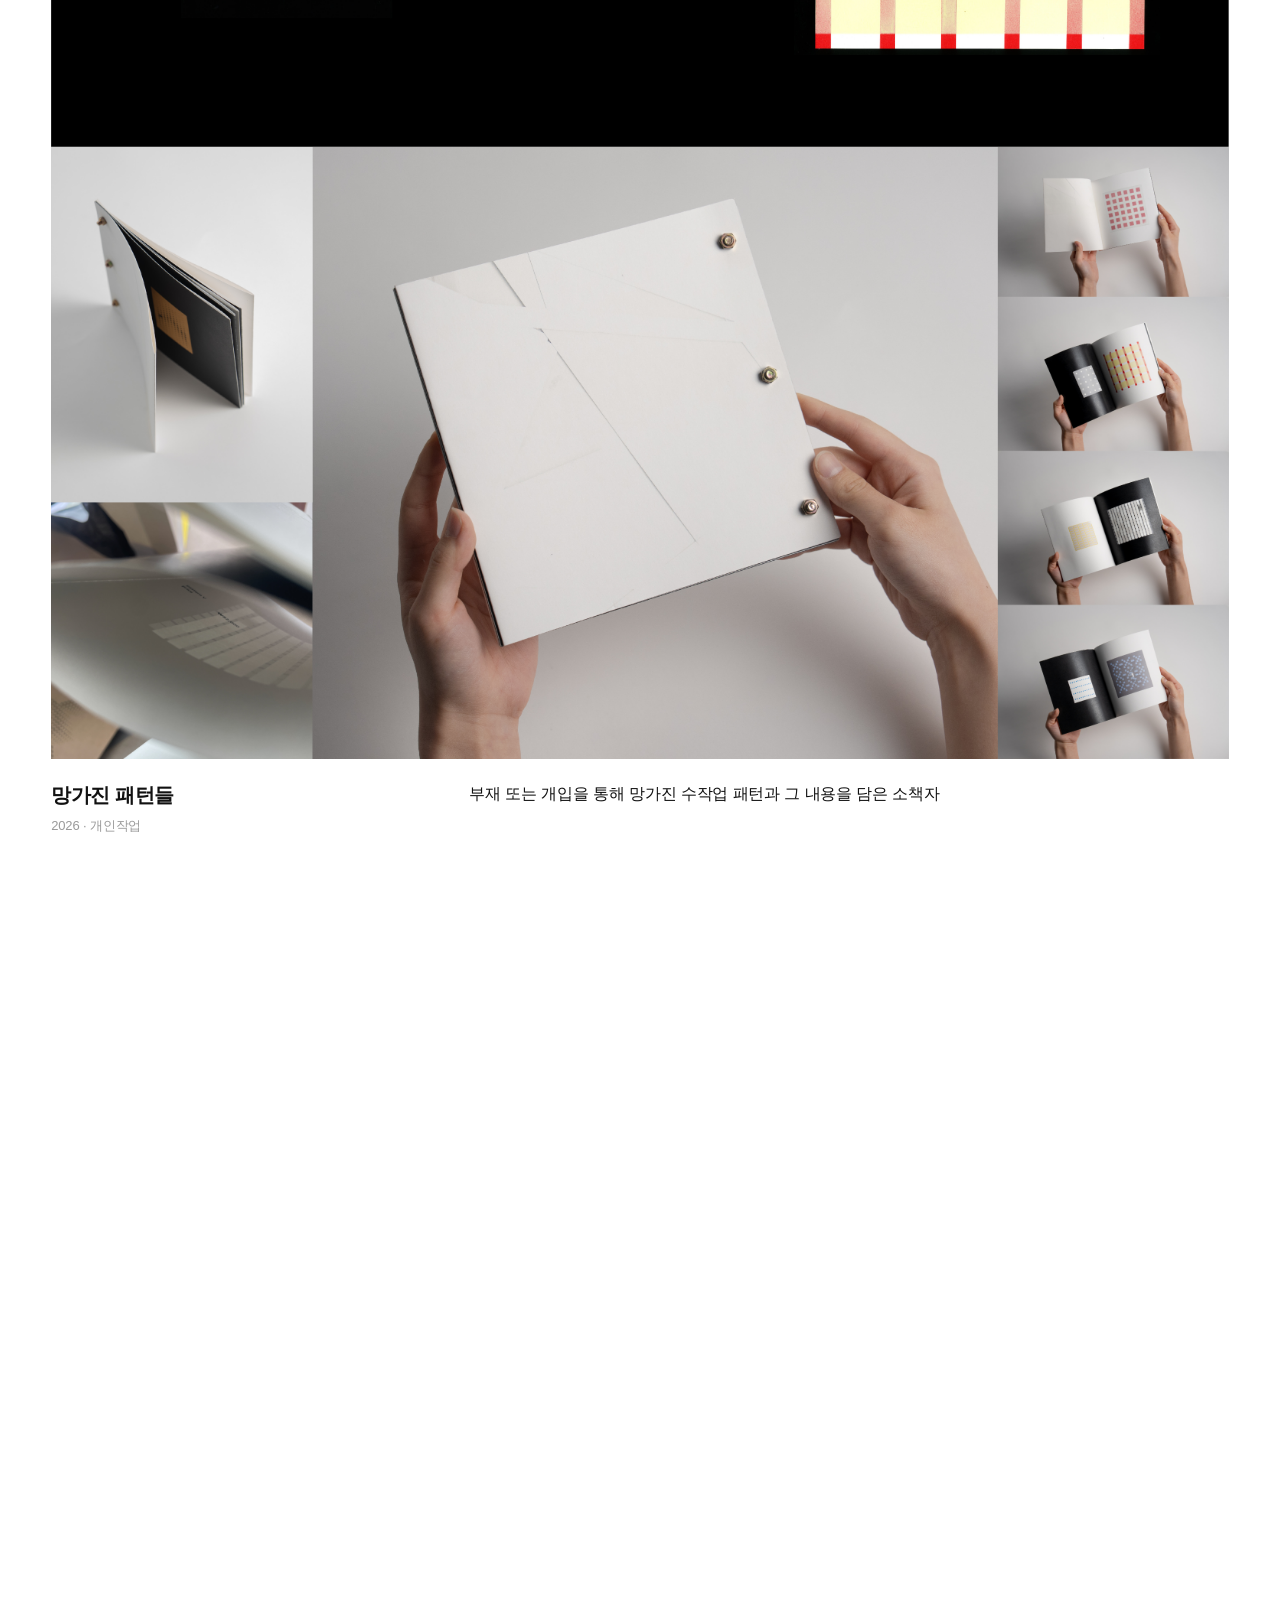
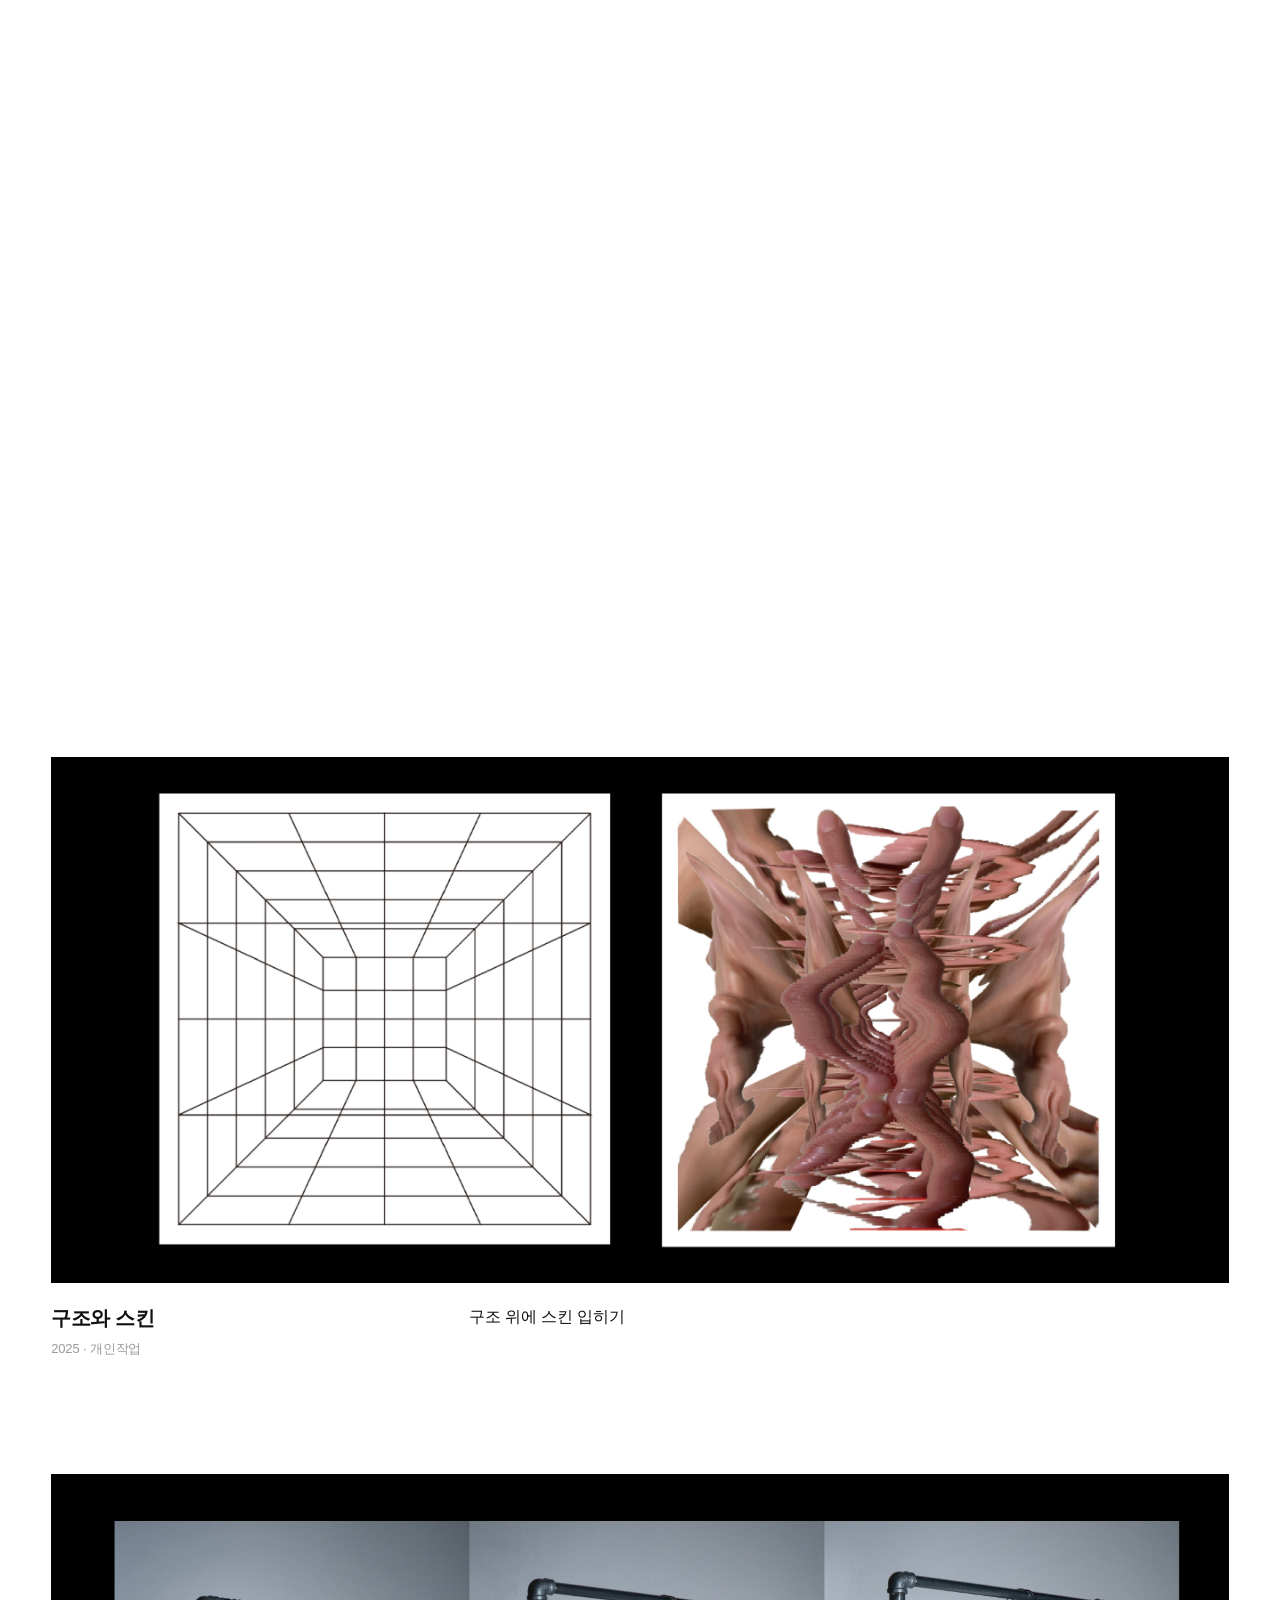
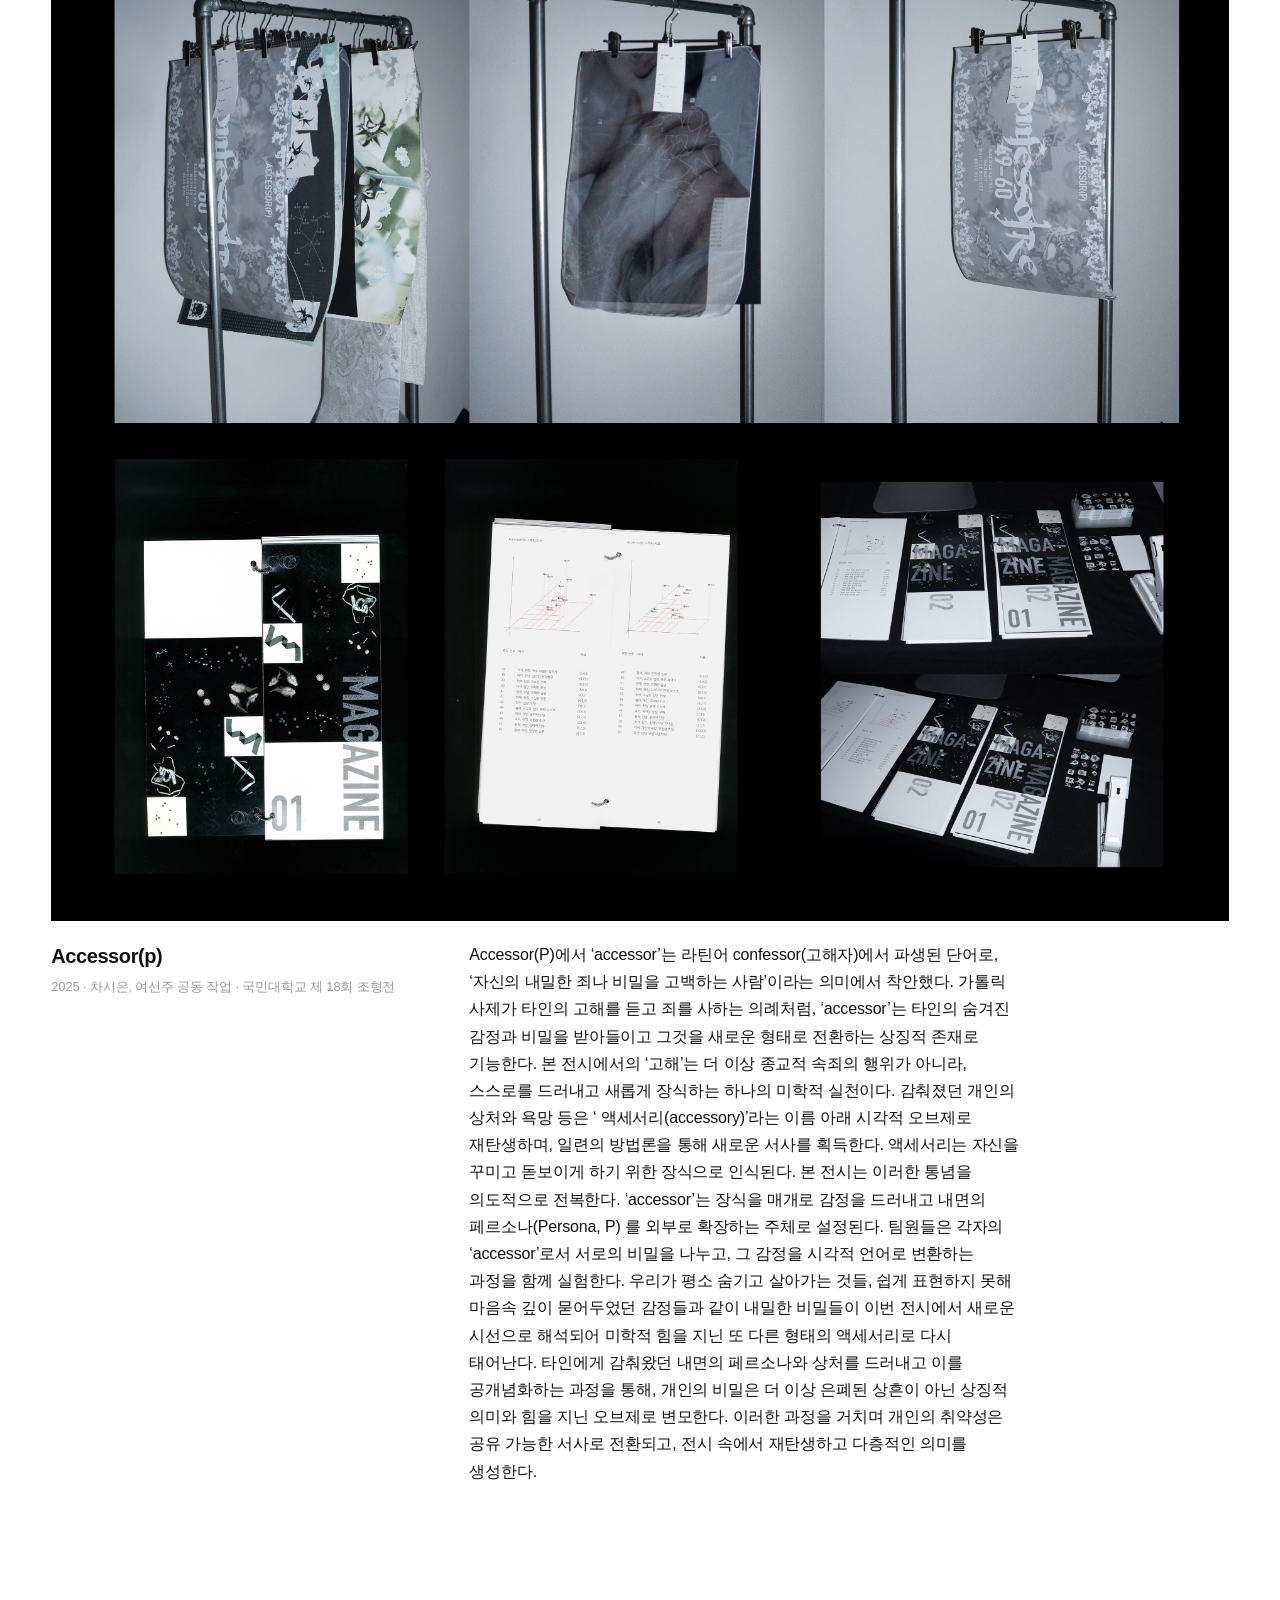
<file: portfolio/artists/artist-b.html>
<!DOCTYPE html>
<html lang="ko">
<head>
  <meta charset="UTF-8">
  <meta name="viewport" content="width=device-width, initial-scale=1.0">
  <title>차시은 — zip²</title>
  <link rel="stylesheet" href="../css/style.css">
</head>
<body>

    <header class="masthead">
    <a href="../index.html" class="brand">zip<sup>2</sup></a>
    <nav class="nav">
      <div class="nav-item">
        <a href="../about.html"><span class="nav-ico"><svg class="ico-closed" viewBox="0 0 24 24" fill="none" xmlns="http://www.w3.org/2000/svg" aria-hidden="true"><path class="stroke" d="M3 11L12 4L21 11" stroke-width="1.6" stroke-linecap="round" stroke-linejoin="round"/><path class="stroke" d="M5 10V20H19V10" stroke-width="1.6" stroke-linecap="round" stroke-linejoin="round"/><path class="stroke" d="M9.5 20V13H14.5V20" stroke-width="1.6" stroke-linecap="round" stroke-linejoin="round"/></svg><svg class="ico-open" viewBox="0 0 24 24" fill="none" xmlns="http://www.w3.org/2000/svg" aria-hidden="true"><path class="stroke" d="M3 11L12 4L21 11" stroke-width="1.6" stroke-linecap="round" stroke-linejoin="round"/><path class="stroke" d="M5 10V20H19V10" stroke-width="1.6" stroke-linecap="round" stroke-linejoin="round"/><path class="fill" d="M9.5 20V13H14.5V20Z"/><path class="stroke" d="M14.5 13L8 11.4V18.4L14.5 20" stroke-width="1.4" stroke-linecap="round" stroke-linejoin="round"/></svg></span><span class="nav-label">CV</span></a>
      </div>
      <div class="nav-item">
        <a class="active"><span class="nav-ico"><svg class="ico-closed" viewBox="0 0 24 24" fill="none" xmlns="http://www.w3.org/2000/svg" aria-hidden="true"><path class="stroke" d="M3 11L12 4L21 11" stroke-width="1.6" stroke-linecap="round" stroke-linejoin="round"/><path class="stroke" d="M5 10V20H19V10" stroke-width="1.6" stroke-linecap="round" stroke-linejoin="round"/><path class="stroke" d="M9.5 20V13H14.5V20" stroke-width="1.6" stroke-linecap="round" stroke-linejoin="round"/></svg><svg class="ico-open" viewBox="0 0 24 24" fill="none" xmlns="http://www.w3.org/2000/svg" aria-hidden="true"><path class="stroke" d="M3 11L12 4L21 11" stroke-width="1.6" stroke-linecap="round" stroke-linejoin="round"/><path class="stroke" d="M5 10V20H19V10" stroke-width="1.6" stroke-linecap="round" stroke-linejoin="round"/><path class="fill" d="M9.5 20V13H14.5V20Z"/><path class="stroke" d="M14.5 13L8 11.4V18.4L14.5 20" stroke-width="1.4" stroke-linecap="round" stroke-linejoin="round"/></svg></span><span class="nav-label">Portfolio</span></a>
        <ul class="dropdown">
          <li><a href="../artists/artist-a.html">여선주</a></li>
          <li><a href="../artists/artist-b.html" class="active">차시은</a></li>
          <li><a href="../artists/artist-c.html">김세아</a></li>
          <li><a href="../artists/artist-d.html">주현완</a></li>
        </ul>
      </div>
      <div class="nav-item">
        <a><span class="nav-ico"><svg class="ico-closed" viewBox="0 0 24 24" fill="none" xmlns="http://www.w3.org/2000/svg" aria-hidden="true"><path class="stroke" d="M3 11L12 4L21 11" stroke-width="1.6" stroke-linecap="round" stroke-linejoin="round"/><path class="stroke" d="M5 10V20H19V10" stroke-width="1.6" stroke-linecap="round" stroke-linejoin="round"/><path class="stroke" d="M9.5 20V13H14.5V20" stroke-width="1.6" stroke-linecap="round" stroke-linejoin="round"/></svg><svg class="ico-open" viewBox="0 0 24 24" fill="none" xmlns="http://www.w3.org/2000/svg" aria-hidden="true"><path class="stroke" d="M3 11L12 4L21 11" stroke-width="1.6" stroke-linecap="round" stroke-linejoin="round"/><path class="stroke" d="M5 10V20H19V10" stroke-width="1.6" stroke-linecap="round" stroke-linejoin="round"/><path class="fill" d="M9.5 20V13H14.5V20Z"/><path class="stroke" d="M14.5 13L8 11.4V18.4L14.5 20" stroke-width="1.4" stroke-linecap="round" stroke-linejoin="round"/></svg></span><span class="nav-label">Project</span></a>
        <ul class="dropdown">
          <li><a href="../project.html">빈집 털기 기획서</a></li>
        </ul>
      </div>
    </nav>
  </header>

  <section class="page-head fade">
    <div class="pt">차시은</div>
    <div class="pcontact">
      <a href="mailto:sieuncha@kookmin.ac.kr">sieuncha@kookmin.ac.kr</a> · 010-2613-1597<br>
      <a href="https://instagram.com/shi_rin.archive">@shi_rin.archive</a>
    </div>
  </section>



  <section class="gallery">

    <article class="piece fade">
     <div class="piece-media">

<img src="../media/portfolio/se2.jpg" >
      </div>
      <div class="piece-info">
        <div>
          <h2 class="piece-title">mixmatㅊh</h2>
          <div class="piece-year">2026 · 개인작업 · 진행중</div>
        </div>
        <p class="piece-desc"> 
          
         낱말카드는 본래 정해진 관념을 정확히 전달하고 학습시키는 도구이지만, 
         이 프로젝트는 그 관계의 약속을 의도적으로 비틀어 이미지와 텍스트 사이에 어긋남을 만든다. 
         이질적으로 짝지어진 둘은 서로를 설명하기를 멈추고, 
         보는 이에게 익숙한 학습의 규칙을 다시 들여다보게 한다. 
</p>
      </div>
    </article>


    <article class="piece fade">
     <div class="piece-media">

<img src="../media/portfolio/se5.jpg" >
<img src="../media/portfolio/se6.jpg" >
      </div>
      <div class="piece-info">
        <div>
          <h2 class="piece-title">망가진 패턴들</h2>
          <div class="piece-year">2026 · 개인작업</div>
        </div>
        <p class="piece-desc">부재 또는 개입을 통해 망가진 수작업 패턴과 그 내용을 담은 소책자</p>
      </div>
    </article>


        <article class="piece fade">
     <div class="piece-media live">
       <div class="live-frame">
         <iframe src="https://chasirin.github.io/ligature/" loading="lazy" scrolling="no" title="ligature"></iframe>
       </div>
       <div class="live-frame">
         <iframe src="https://chasirin.github.io/typography-web/" loading="lazy" scrolling="no" title="typography-web"></iframe>
       </div>
      </div>
      <div class="piece-info">
        <div>
          <h2 class="piece-title">avant garde gothic web</h2>
          <div class="piece-year">2026 · 개인작업</div>
        </div>
        <p class="piece-desc">아방가르드 고딕 서체를 활용한 타이포그래피 웹</p>
      </div>
    </article>
    



       <article class="piece fade">
     <div class="piece-media">

<img src="../media/portfolio/se9.png" >
      </div>
      <div class="piece-info">
        <div>
          <h2 class="piece-title">점 찍기</h2>
          <div class="piece-year">2026 · 개인작업</div>
        </div>
        <p class="piece-desc">점(.)찍기</p>
      </div>
    </article>

      <article class="piece fade">
     <div class="piece-media">

<img src="../media/portfolio/se4.jpg" >
      </div>
      <div class="piece-info">
        <div>
          <h2 class="piece-title">구조와 스킨</h2>
          <div class="piece-year">2025 · 개인작업</div>
        </div>
        <p class="piece-desc">구조 위에 스킨 입히기 </p>
      </div>
    </article>

    <article class="piece fade">
     <div class="piece-media">

<img src="../media/portfolio/se3.jpg" >
      </div>
      <div class="piece-info">
        <div>
          <h2 class="piece-title">Accessor(p)</h2>
          <div class="piece-year">2025 · 차시은, 여선주 공동 작업 · 국민대학교 제 18회 조형전</div>
        </div>
        <p class="piece-desc">Accessor(P)에서 ‘accessor’는 라틴어 confessor(고해자)에서 파생된
단어로, ‘자신의 내밀한 죄나 비밀을 고백하는 사람’이라는 의미에서 착안했다.
가톨릭 사제가 타인의 고해를 듣고 죄를 사하는 의례처럼, ‘accessor’는 타인의
숨겨진 감정과 비밀을 받아들이고 그것을 새로운 형태로 전환하는 상징적 존재로
기능한다.
본 전시에서의 ‘고해’는 더 이상 종교적 속죄의 행위가 아니라, 스스로를 드러내고
새롭게 장식하는 하나의 미학적 실천이다. 감춰졌던 개인의 상처와 욕망 등은 ‘
액세서리(accessory)’라는 이름 아래 시각적 오브제로 재탄생하며, 일련의
방법론을 통해 새로운 서사를 획득한다. 액세서리는 자신을 꾸미고 돋보이게
하기 위한 장식으로 인식된다. 본 전시는 이러한 통념을 의도적으로 전복한다.
‘accessor’는 장식을 매개로 감정을 드러내고 내면의 페르소나(Persona, P)
를 외부로 확장하는 주체로 설정된다. 팀원들은 각자의 ‘accessor’로서 서로의
비밀을 나누고, 그 감정을 시각적 언어로 변환하는 과정을 함께 실험한다.
우리가 평소 숨기고 살아가는 것들, 쉽게 표현하지 못해 마음속 깊이 묻어두었던
감정들과 같이 내밀한 비밀들이 이번 전시에서 새로운 시선으로 해석되어 미학적
힘을 지닌 또 다른 형태의 액세서리로 다시 태어난다. 타인에게 감춰왔던 내면의
페르소나와 상처를 드러내고 이를 공개념화하는 과정을 통해, 개인의 비밀은 더
이상 은폐된 상흔이 아닌 상징적 의미와 힘을 지닌 오브제로 변모한다. 이러한
과정을 거치며 개인의 취약성은 공유 가능한 서사로 전환되고, 전시 속에서
재탄생하고 다층적인 의미를 생성한다.</p>
      </div>
    </article>

    <article class="piece fade">
     <div class="piece-media">

<img src="../media/portfolio/se1.jpg" >
      </div>
      <div class="piece-info">
        <div>
          <h2 class="piece-title">감각지도</h2>
          <div class="piece-year">2024 · 개인작업</div>
        </div>
        <p class="piece-desc">추상적인 감각과 감정을 지도라는 정보 전달 매체에 담은 작업.
작가가 일상적으로 머무는 공간들에서 경험한 감각을 이미지로 변환하고, 일정한
규칙에 따라 배치하여 시각화한다. 지도가 지형과 위치 정보를 객관적으로
전달하듯, 이 작업은 지극히 주관적인 내면의 감각을 하나의 지형처럼 펼쳐낸다.
관람객은 각 위치를 탐색하며 작가가 감각한 공간의 결을 시각적으로 읽어낼 수
있다.</p>
      </div>
    </article>


  </section>


  <!-- 하단 연락처 (좌: 팀 / 우: 작가) -->
  <section class="contact-bar fade">
    <div class="cb-team">
      <div class="cb-name">zip²</div>
      <div class="cb-line"><a href="mailto:hello.zipsquared@gmail.com">hello.zipsquared@gmail.com</a></div>
      <div class="cb-line"><a href="https://instagram.com/zipsquared">@zipsquared</a></div>
    </div>
    <div class="cb-artists">
      <div class="cb-col">
        <div class="cb-name">여선주</div>
        <div class="cb-line"><a href="mailto:charm2176@gmail.com">charm2176@gmail.com</a></div>
        <div class="cb-line"><a href="https://instagram.com/129thinggs">@129thinggs</a></div>
      </div>
      <div class="cb-col">
        <div class="cb-name">차시은</div>
        <div class="cb-line"><a href="mailto:sieuncha@kookmin.ac.kr">sieuncha@kookmin.ac.kr</a></div>
        <div class="cb-line"><a href="https://instagram.com/shi_rin.archive">@shi_rin.archive</a></div>
      </div>
      <div class="cb-col">
        <div class="cb-name">김세아</div>
        <div class="cb-line"><a href="mailto:seah0524@gmail.com">seah0524@gmail.com</a></div>
        <div class="cb-line"><a href="https://instagram.com/sealoveya">@sealoveya</a></div>
      </div>
      <div class="cb-col">
        <div class="cb-name">주현완</div>
        <div class="cb-line"><a href="mailto:krhwyy@gmail.com">krhwyy@gmail.com</a></div>
        <div class="cb-line"><a href="https://instagram.com/wanareanetwork">@wanareanetwork</a></div>
      </div>
    </div>
  </section>

  <script src="../js/main.js"></script>
</body>
</html>
</file>
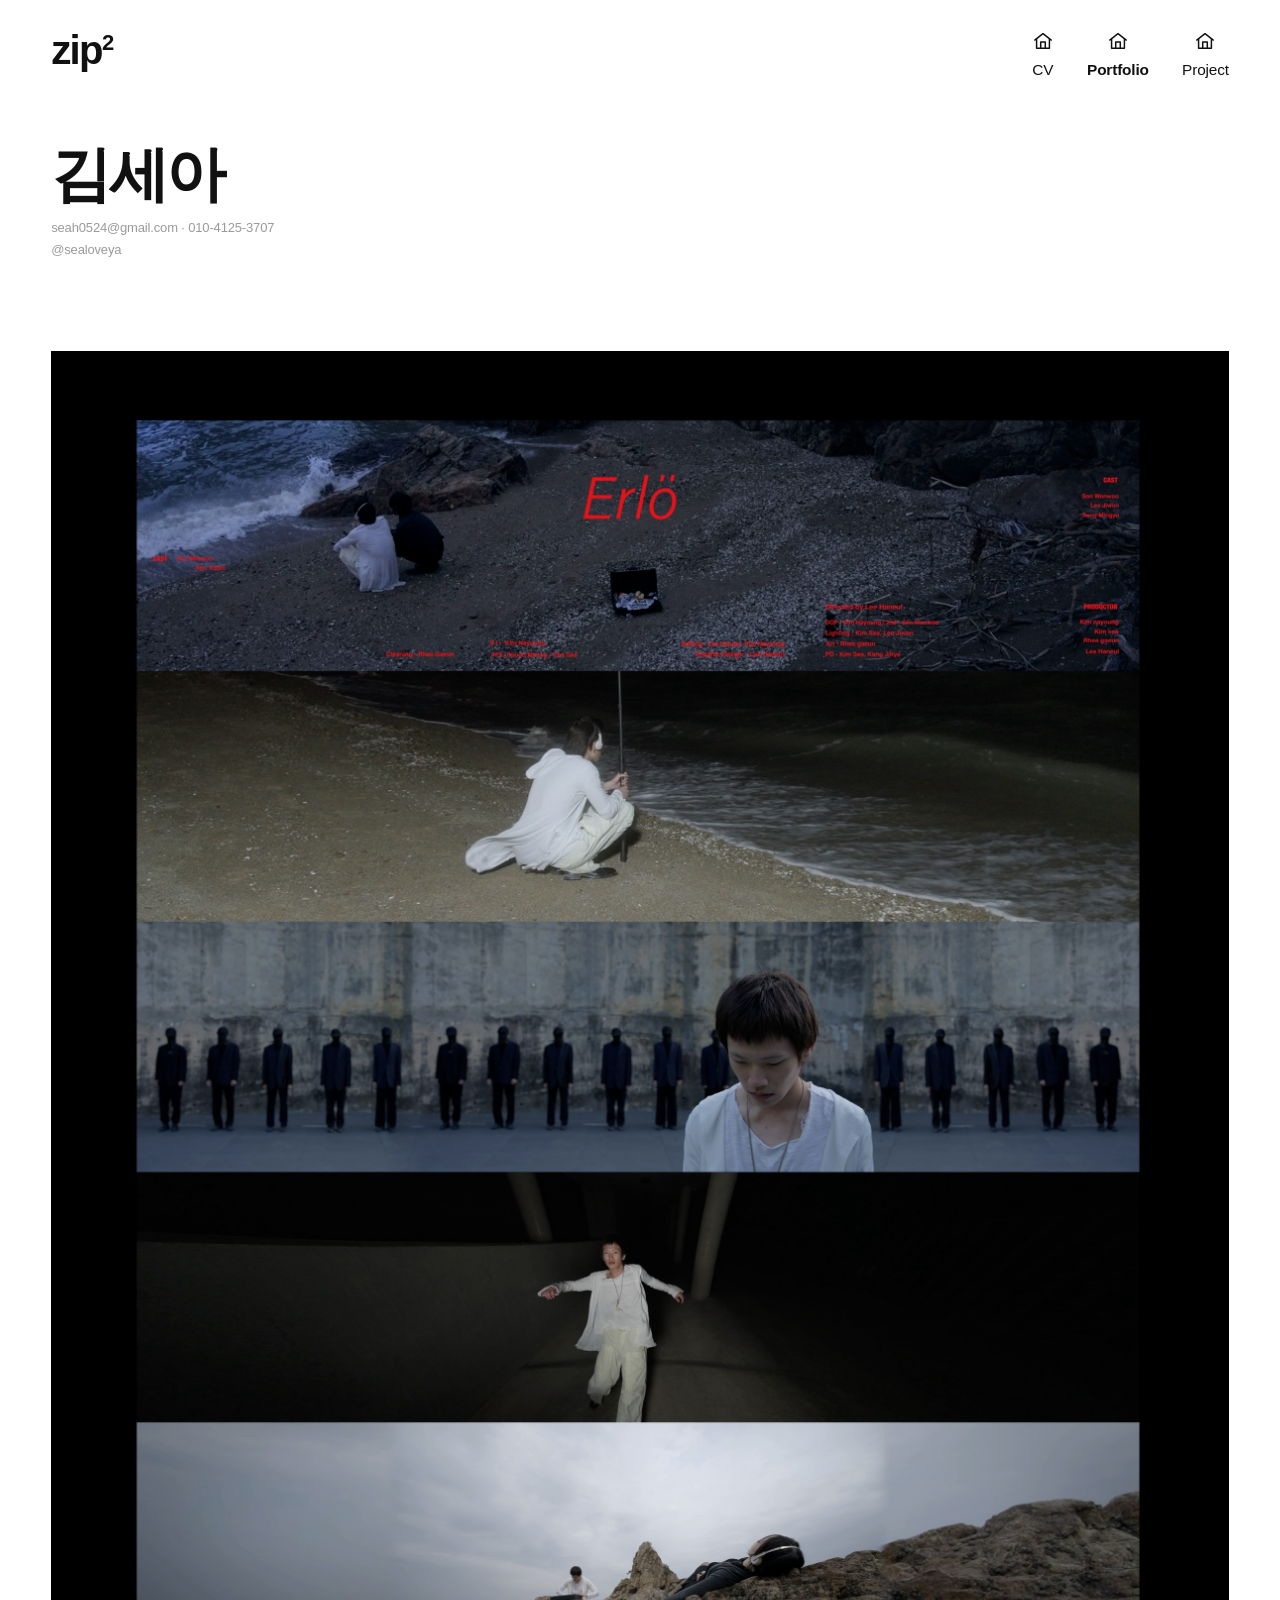
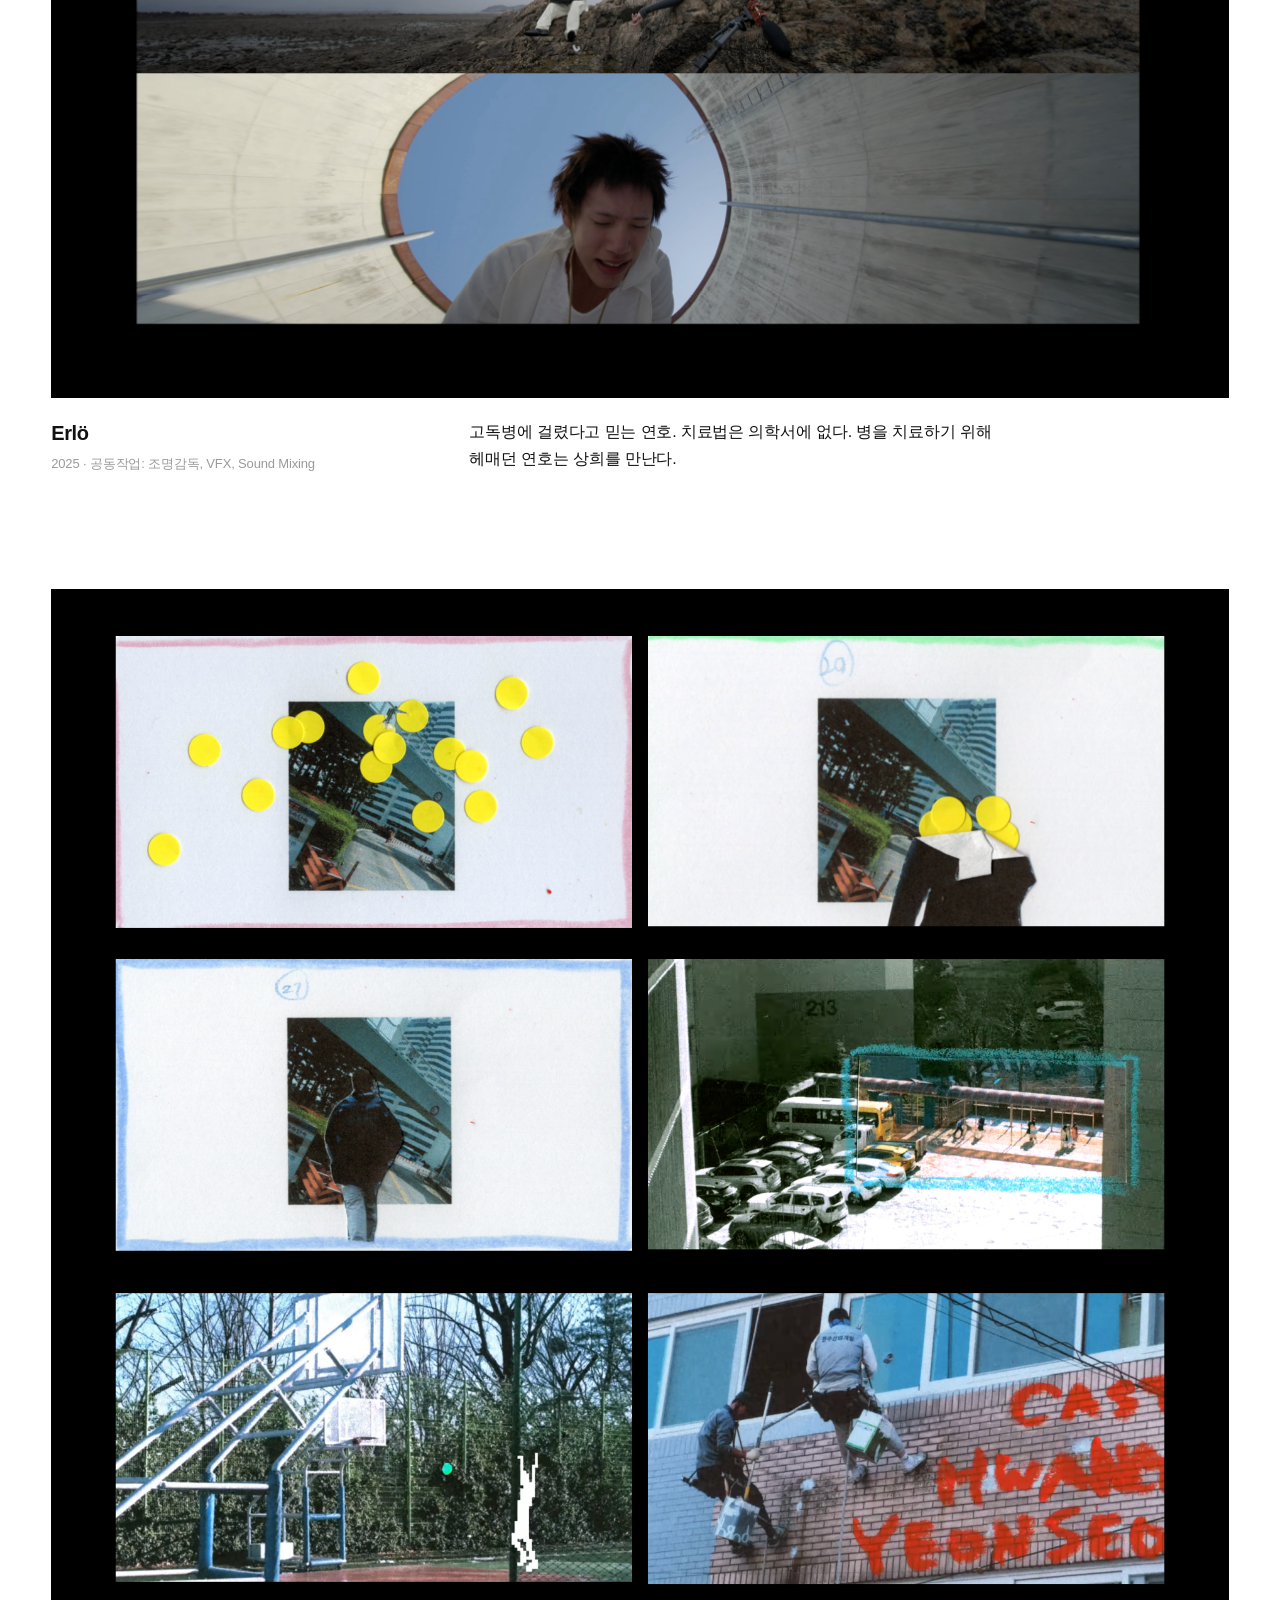
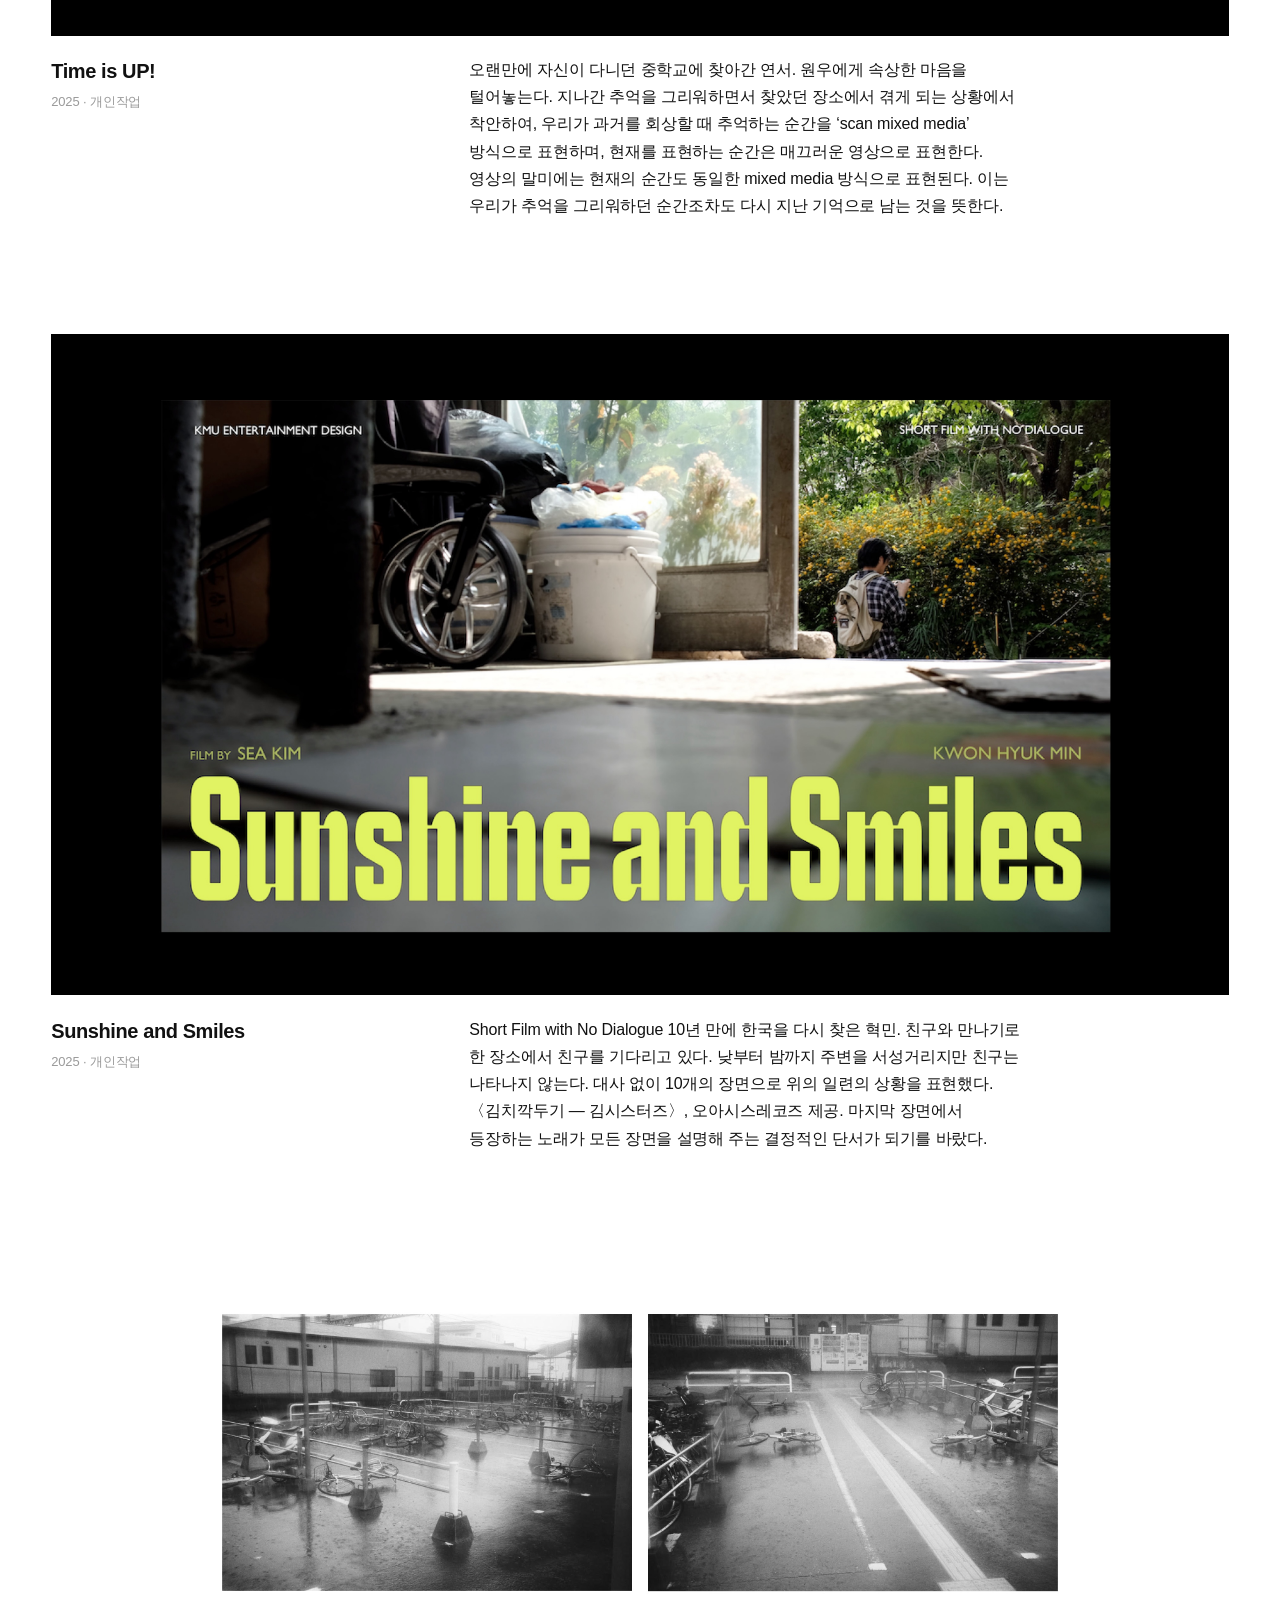
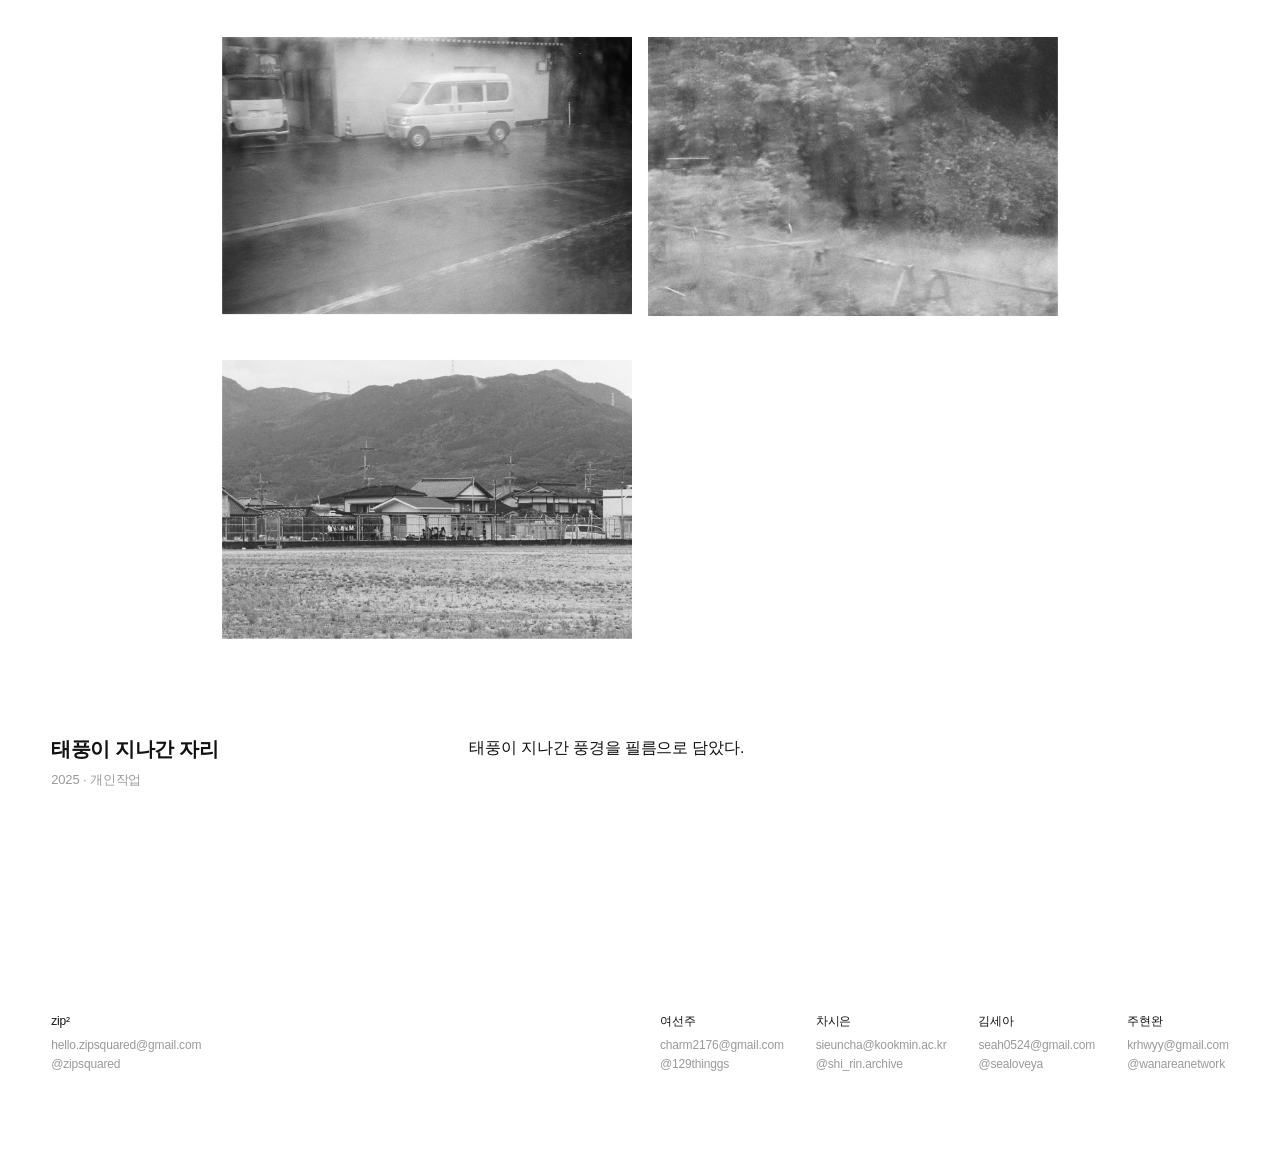
<file: portfolio/artists/artist-c.html>
<!DOCTYPE html>
<html lang="ko">
<head>
  <meta charset="UTF-8">
  <meta name="viewport" content="width=device-width, initial-scale=1.0">
  <title>김세아 — zip²</title>
  <link rel="stylesheet" href="../css/style.css">
</head>
<body>

    <header class="masthead">
    <a href="../index.html" class="brand">zip<sup>2</sup></a>
    <nav class="nav">
      <div class="nav-item">
        <a href="../about.html"><span class="nav-ico"><svg class="ico-closed" viewBox="0 0 24 24" fill="none" xmlns="http://www.w3.org/2000/svg" aria-hidden="true"><path class="stroke" d="M3 11L12 4L21 11" stroke-width="1.6" stroke-linecap="round" stroke-linejoin="round"/><path class="stroke" d="M5 10V20H19V10" stroke-width="1.6" stroke-linecap="round" stroke-linejoin="round"/><path class="stroke" d="M9.5 20V13H14.5V20" stroke-width="1.6" stroke-linecap="round" stroke-linejoin="round"/></svg><svg class="ico-open" viewBox="0 0 24 24" fill="none" xmlns="http://www.w3.org/2000/svg" aria-hidden="true"><path class="stroke" d="M3 11L12 4L21 11" stroke-width="1.6" stroke-linecap="round" stroke-linejoin="round"/><path class="stroke" d="M5 10V20H19V10" stroke-width="1.6" stroke-linecap="round" stroke-linejoin="round"/><path class="fill" d="M9.5 20V13H14.5V20Z"/><path class="stroke" d="M14.5 13L8 11.4V18.4L14.5 20" stroke-width="1.4" stroke-linecap="round" stroke-linejoin="round"/></svg></span><span class="nav-label">CV</span></a>
      </div>
      <div class="nav-item">
        <a class="active"><span class="nav-ico"><svg class="ico-closed" viewBox="0 0 24 24" fill="none" xmlns="http://www.w3.org/2000/svg" aria-hidden="true"><path class="stroke" d="M3 11L12 4L21 11" stroke-width="1.6" stroke-linecap="round" stroke-linejoin="round"/><path class="stroke" d="M5 10V20H19V10" stroke-width="1.6" stroke-linecap="round" stroke-linejoin="round"/><path class="stroke" d="M9.5 20V13H14.5V20" stroke-width="1.6" stroke-linecap="round" stroke-linejoin="round"/></svg><svg class="ico-open" viewBox="0 0 24 24" fill="none" xmlns="http://www.w3.org/2000/svg" aria-hidden="true"><path class="stroke" d="M3 11L12 4L21 11" stroke-width="1.6" stroke-linecap="round" stroke-linejoin="round"/><path class="stroke" d="M5 10V20H19V10" stroke-width="1.6" stroke-linecap="round" stroke-linejoin="round"/><path class="fill" d="M9.5 20V13H14.5V20Z"/><path class="stroke" d="M14.5 13L8 11.4V18.4L14.5 20" stroke-width="1.4" stroke-linecap="round" stroke-linejoin="round"/></svg></span><span class="nav-label">Portfolio</span></a>
        <ul class="dropdown">
          <li><a href="../artists/artist-a.html">여선주</a></li>
          <li><a href="../artists/artist-b.html">차시은</a></li>
          <li><a href="../artists/artist-c.html" class="active">김세아</a></li>
          <li><a href="../artists/artist-d.html">주현완</a></li>
        </ul>
      </div>
      <div class="nav-item">
        <a><span class="nav-ico"><svg class="ico-closed" viewBox="0 0 24 24" fill="none" xmlns="http://www.w3.org/2000/svg" aria-hidden="true"><path class="stroke" d="M3 11L12 4L21 11" stroke-width="1.6" stroke-linecap="round" stroke-linejoin="round"/><path class="stroke" d="M5 10V20H19V10" stroke-width="1.6" stroke-linecap="round" stroke-linejoin="round"/><path class="stroke" d="M9.5 20V13H14.5V20" stroke-width="1.6" stroke-linecap="round" stroke-linejoin="round"/></svg><svg class="ico-open" viewBox="0 0 24 24" fill="none" xmlns="http://www.w3.org/2000/svg" aria-hidden="true"><path class="stroke" d="M3 11L12 4L21 11" stroke-width="1.6" stroke-linecap="round" stroke-linejoin="round"/><path class="stroke" d="M5 10V20H19V10" stroke-width="1.6" stroke-linecap="round" stroke-linejoin="round"/><path class="fill" d="M9.5 20V13H14.5V20Z"/><path class="stroke" d="M14.5 13L8 11.4V18.4L14.5 20" stroke-width="1.4" stroke-linecap="round" stroke-linejoin="round"/></svg></span><span class="nav-label">Project</span></a>
        <ul class="dropdown">
          <li><a href="../project.html">빈집 털기 기획서</a></li>
        </ul>
      </div>
    </nav>
  </header>

  <section class="page-head fade">
    <div class="pt">김세아</div>
    <div class="pcontact">
      <a href="mailto:seah0524@gmail.com">seah0524@gmail.com</a> · 010-4125-3707<br>
      <a href="https://instagram.com/sealoveya">@sealoveya</a>
    </div>
  </section>



  <section class="gallery">

    <article class="piece fade">
      <div class="piece-media">
        <img src="../media/portfolio/sa1.jpg" alt="Erlö">
      </div>
      <div class="piece-info">
        <div>
          <h2 class="piece-title">Erlö</h2>
          <div class="piece-year">2025 · 공동작업: 조명감독, VFX, Sound Mixing</div>
        </div>
        <p class="piece-desc">고독병에 걸렸다고 믿는 연호. 치료법은 의학서에 없다. 병을 치료하기 위해 헤매던 연호는 상희를 만난다.</p>
      </div>
    </article>

    <article class="piece fade">
      <div class="piece-media">
        <img src="../media/portfolio/sa2.jpg" alt="Time is UP!">
      </div>
      <div class="piece-info">
        <div>
          <h2 class="piece-title">Time is UP!</h2>
          <div class="piece-year">2025 · 개인작업</div>
        </div>
        <p class="piece-desc">오랜만에 자신이 다니던 중학교에 찾아간 연서. 원우에게 속상한 마음을 털어놓는다.
지나간 추억을 그리워하면서 찾았던 장소에서 겪게 되는 상황에서 착안하여, 우리가 과거를 회상할 때 추억하는 순간을 ‘scan mixed media’ 방식으로 표현하며, 현재를 표현하는 순간은 매끄러운 영상으로 표현한다.
영상의 말미에는 현재의 순간도 동일한 mixed media 방식으로 표현된다. 이는 우리가 추억을 그리워하던 순간조차도 다시 지난 기억으로 남는 것을 뜻한다.</p>
      </div>
    </article>

    <article class="piece fade">
      <div class="piece-media">
        <img src="../media/portfolio/sa3.jpg" alt="Sunshine and Smiles">
      </div>
      <div class="piece-info">
        <div>
          <h2 class="piece-title">Sunshine and Smiles</h2>
          <div class="piece-year">2025 · 개인작업</div>
        </div>
        <p class="piece-desc">Short Film with No Dialogue
10년 만에 한국을 다시 찾은 혁민. 친구와 만나기로 한 장소에서 친구를 기다리고 있다. 낮부터 밤까지 주변을 서성거리지만 친구는 나타나지 않는다.
대사 없이 10개의 장면으로 위의 일련의 상황을 표현했다.
〈김치깍두기 — 김시스터즈〉, 오아시스레코즈 제공. 마지막 장면에서 등장하는 노래가 모든 장면을 설명해 주는 결정적인 단서가 되기를 바랐다.</p>
      </div>
    </article>

    <article class="piece fade">
      <div class="piece-media">
        <img src="../media/portfolio/sa4.jpg" alt="태풍이 지나간 자리">
      </div>
      <div class="piece-info">
        <div>
          <h2 class="piece-title">태풍이 지나간 자리</h2>
          <div class="piece-year">2025 · 개인작업</div>
        </div>
        <p class="piece-desc">태풍이 지나간 풍경을 필름으로 담았다.</p>
      </div>
    </article>

  </section>


  <!-- 하단 연락처 (좌: 팀 / 우: 작가) -->
  <section class="contact-bar fade">
    <div class="cb-team">
      <div class="cb-name">zip²</div>
      <div class="cb-line"><a href="mailto:hello.zipsquared@gmail.com">hello.zipsquared@gmail.com</a></div>
      <div class="cb-line"><a href="https://instagram.com/zipsquared">@zipsquared</a></div>
    </div>
    <div class="cb-artists">
      <div class="cb-col">
        <div class="cb-name">여선주</div>
        <div class="cb-line"><a href="mailto:charm2176@gmail.com">charm2176@gmail.com</a></div>
        <div class="cb-line"><a href="https://instagram.com/129thinggs">@129thinggs</a></div>
      </div>
      <div class="cb-col">
        <div class="cb-name">차시은</div>
        <div class="cb-line"><a href="mailto:sieuncha@kookmin.ac.kr">sieuncha@kookmin.ac.kr</a></div>
        <div class="cb-line"><a href="https://instagram.com/shi_rin.archive">@shi_rin.archive</a></div>
      </div>
      <div class="cb-col">
        <div class="cb-name">김세아</div>
        <div class="cb-line"><a href="mailto:seah0524@gmail.com">seah0524@gmail.com</a></div>
        <div class="cb-line"><a href="https://instagram.com/sealoveya">@sealoveya</a></div>
      </div>
      <div class="cb-col">
        <div class="cb-name">주현완</div>
        <div class="cb-line"><a href="mailto:krhwyy@gmail.com">krhwyy@gmail.com</a></div>
        <div class="cb-line"><a href="https://instagram.com/wanareanetwork">@wanareanetwork</a></div>
      </div>
    </div>
  </section>

  <script src="../js/main.js"></script>
</body>
</html>
</file>
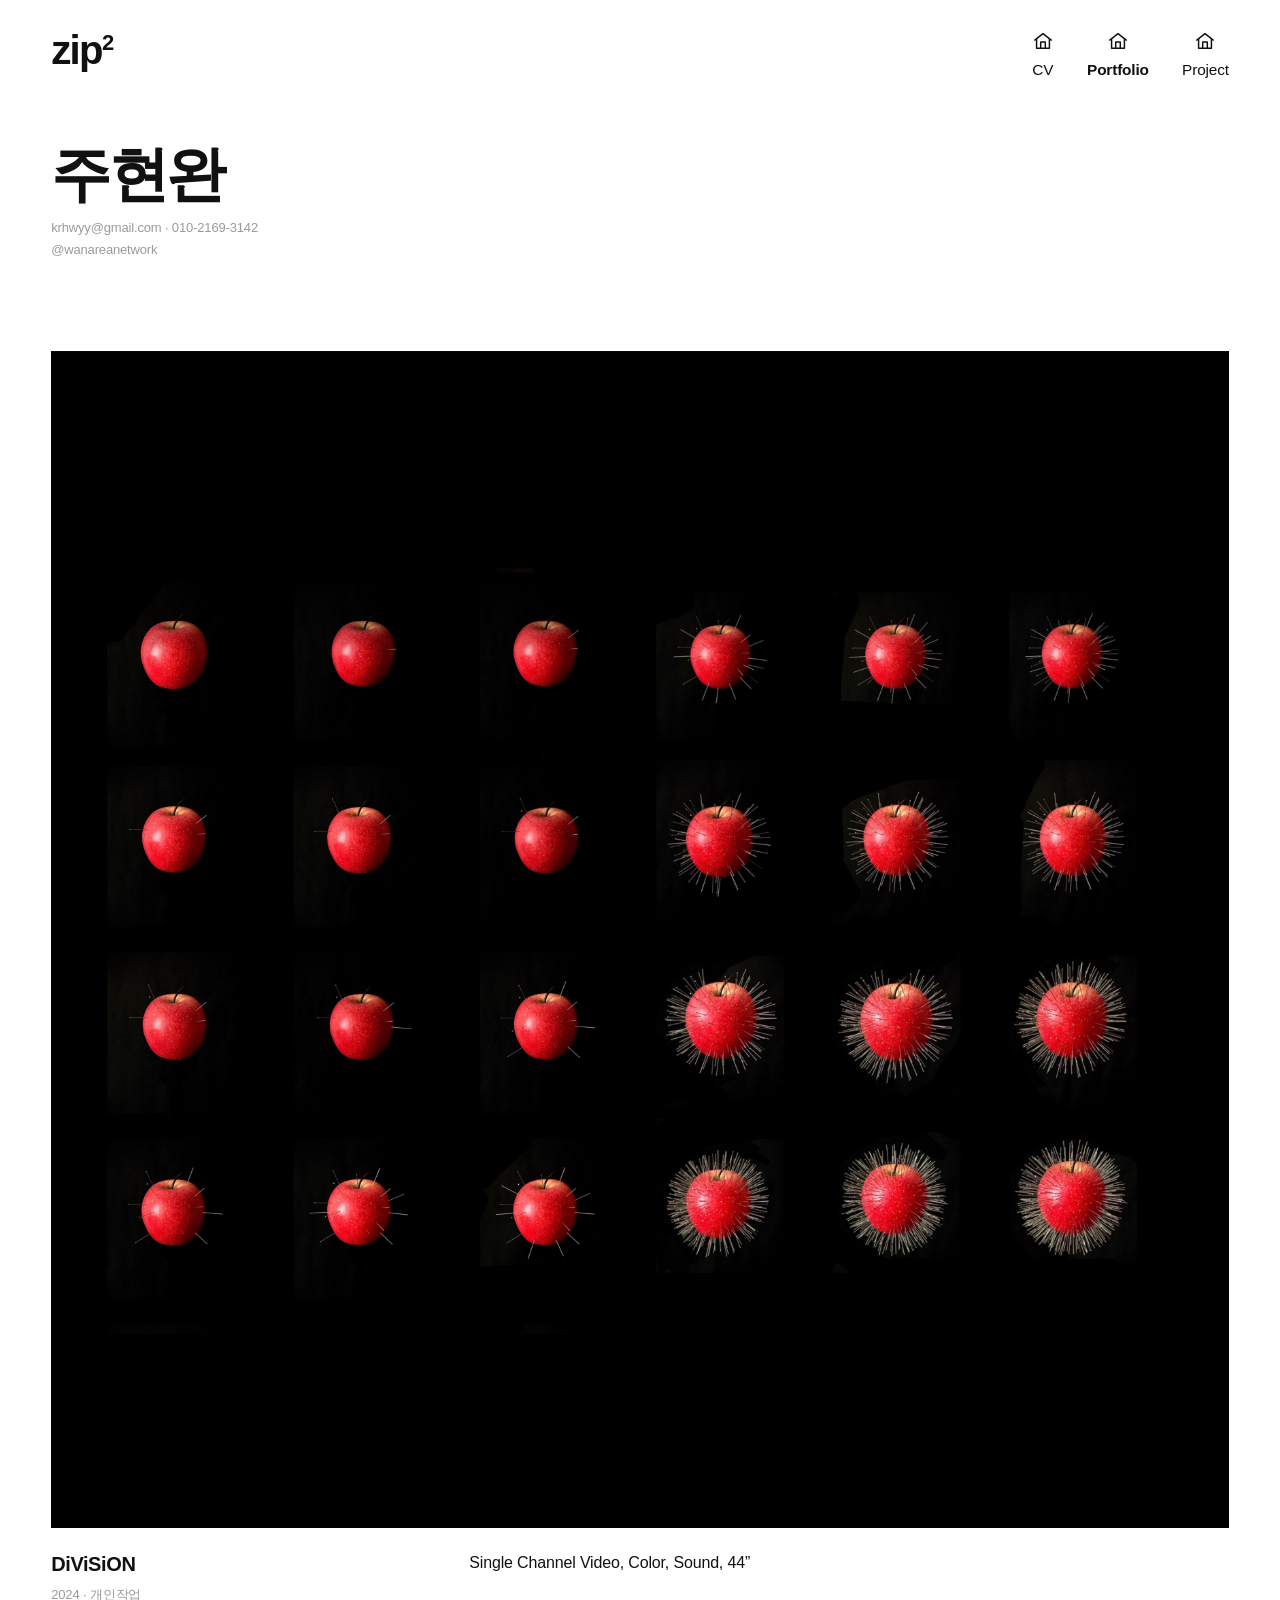
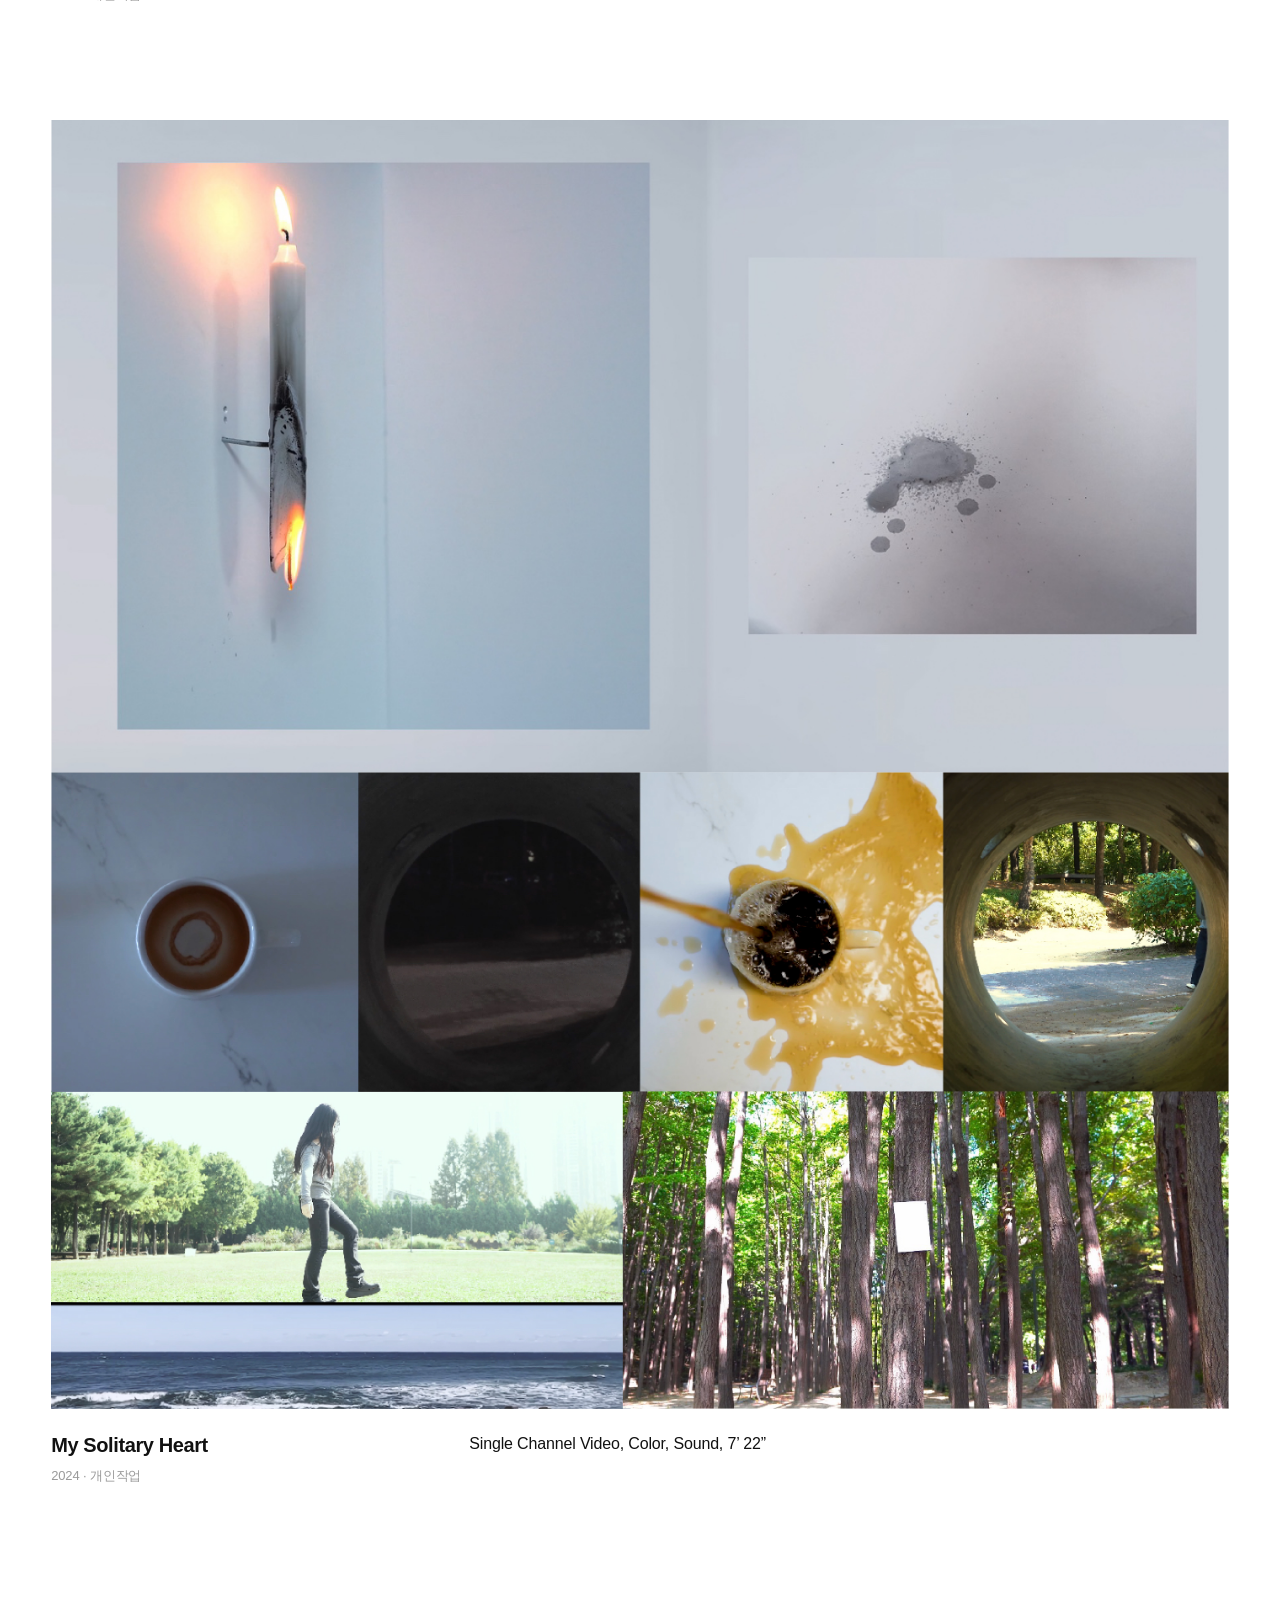
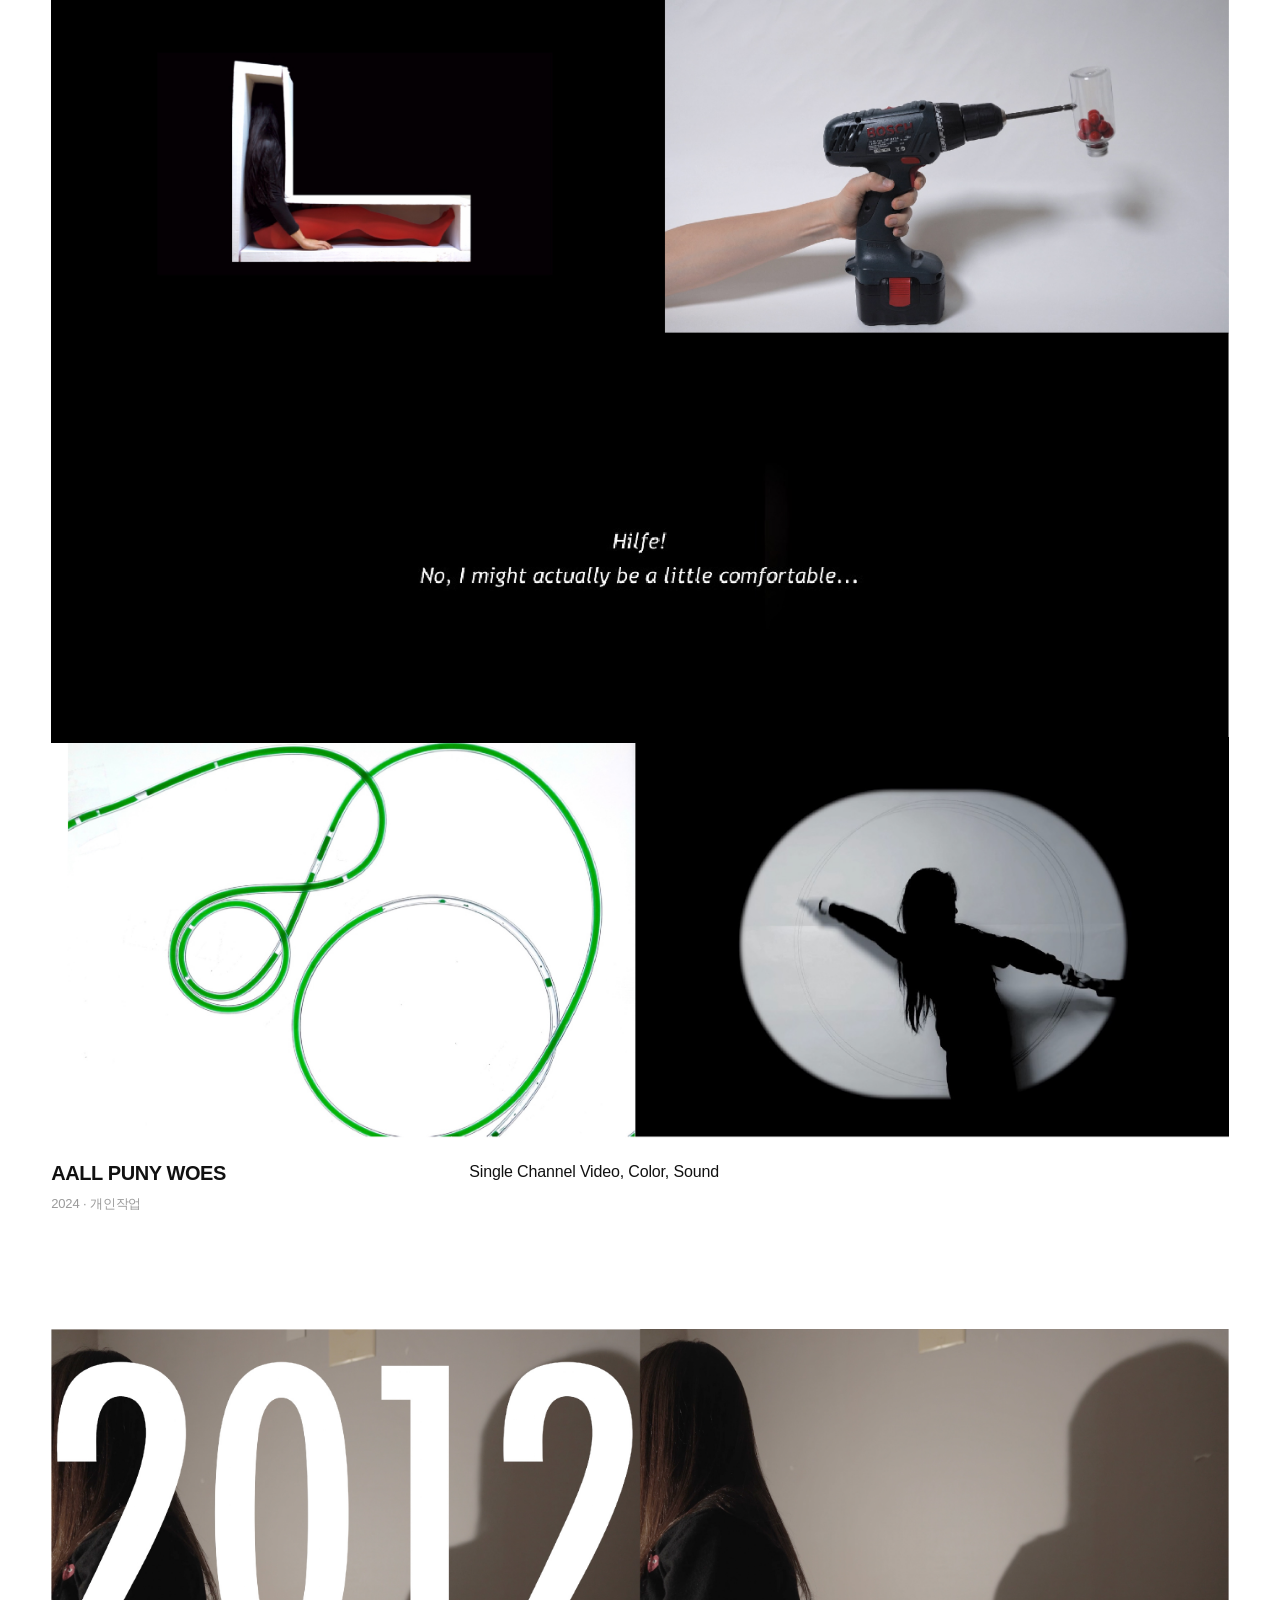
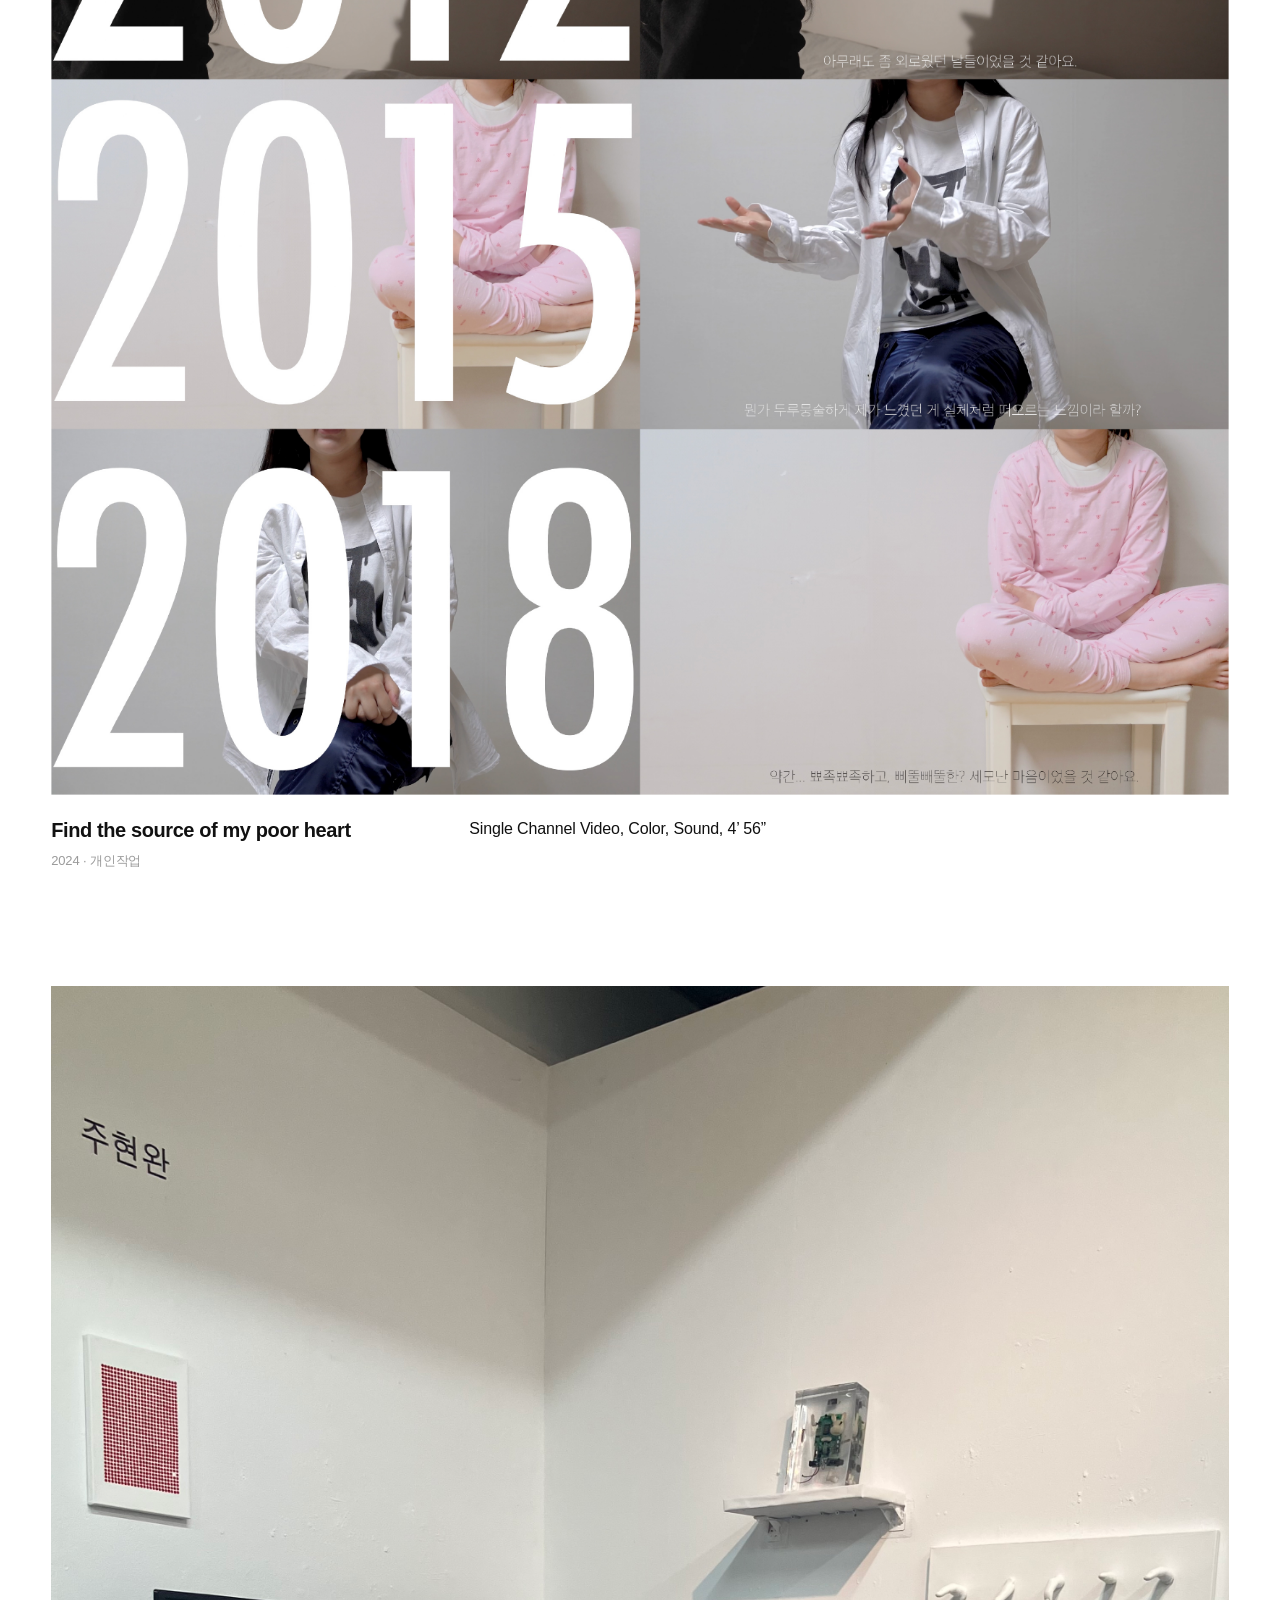
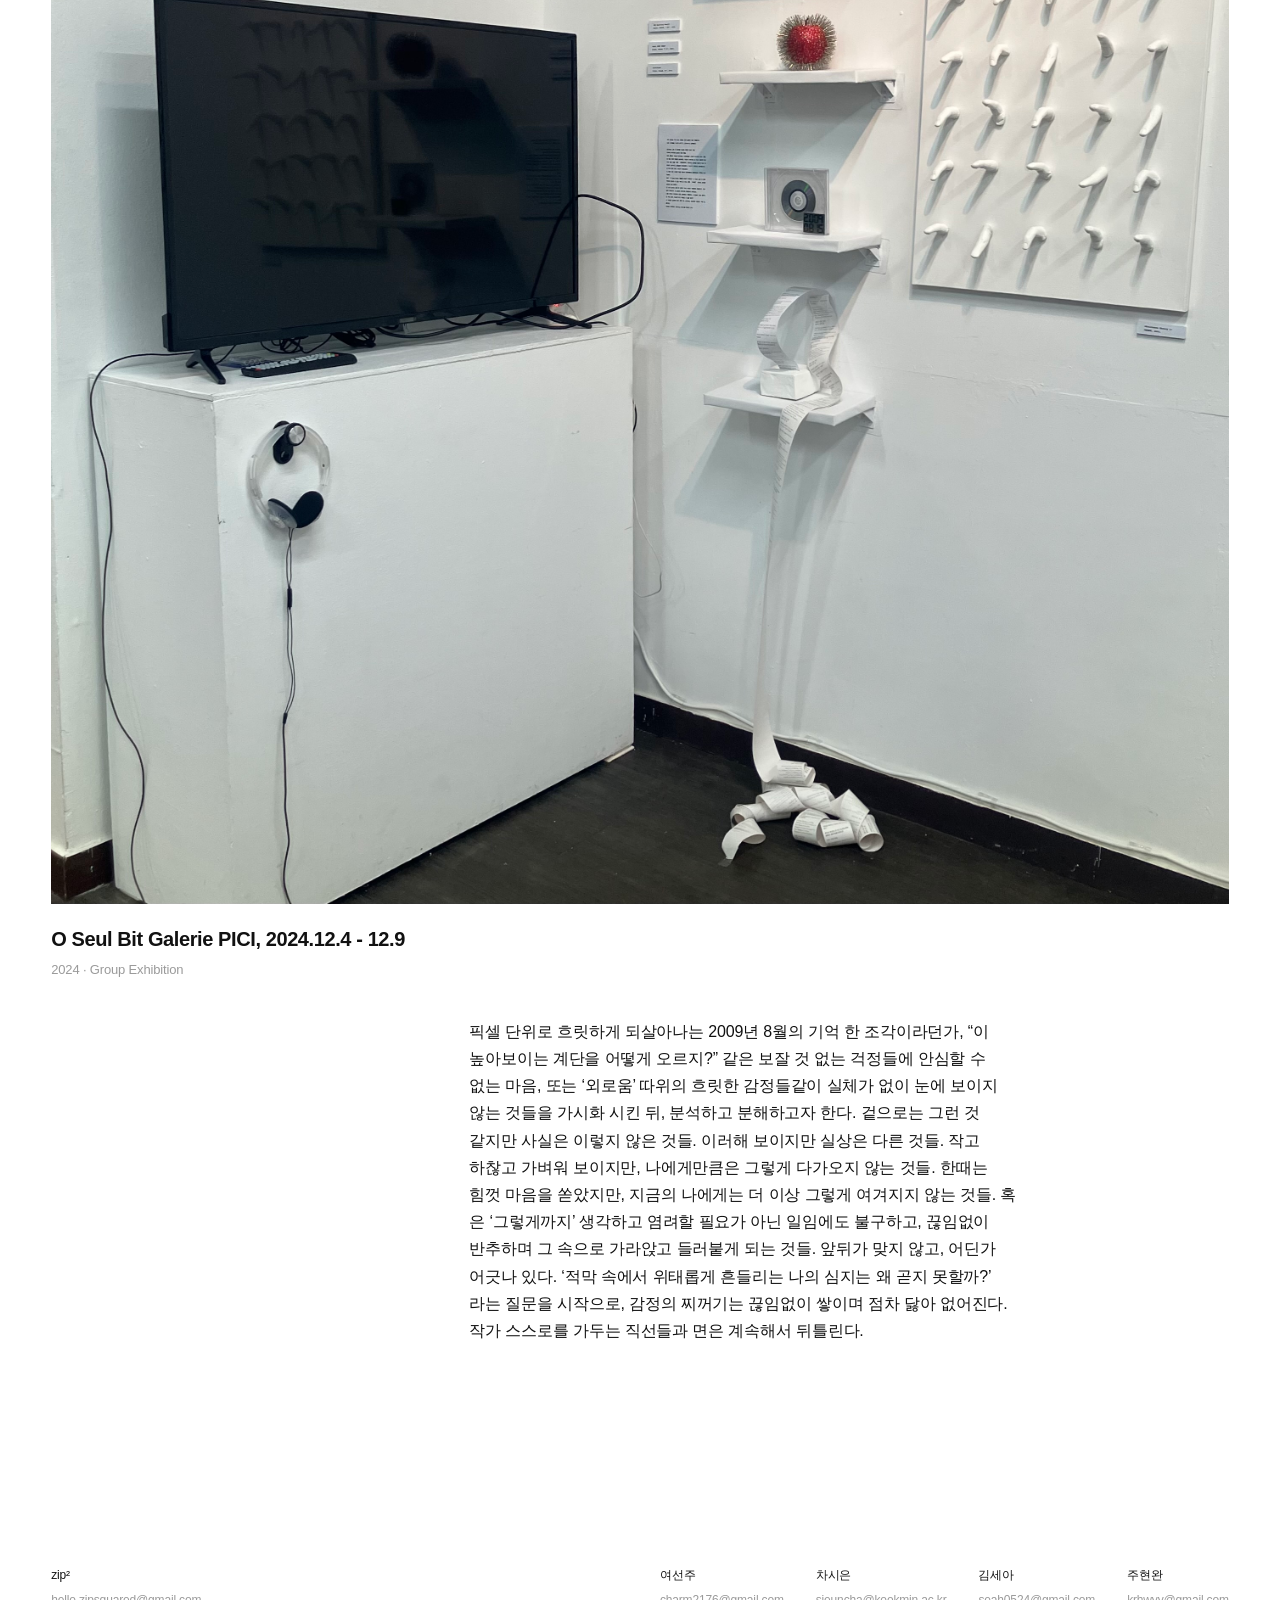
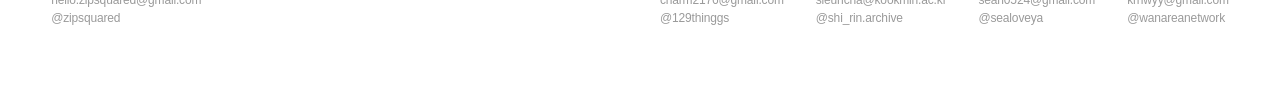
<file: portfolio/artists/artist-d.html>
<!DOCTYPE html>
<html lang="ko">
<head>
  <meta charset="UTF-8">
  <meta name="viewport" content="width=device-width, initial-scale=1.0">
  <title>주현완 — zip²</title>
  <link rel="stylesheet" href="../css/style.css">
</head>
<body>

    <header class="masthead">
    <a href="../index.html" class="brand">zip<sup>2</sup></a>
    <nav class="nav">
      <div class="nav-item">
        <a href="../about.html"><span class="nav-ico"><svg class="ico-closed" viewBox="0 0 24 24" fill="none" xmlns="http://www.w3.org/2000/svg" aria-hidden="true"><path class="stroke" d="M3 11L12 4L21 11" stroke-width="1.6" stroke-linecap="round" stroke-linejoin="round"/><path class="stroke" d="M5 10V20H19V10" stroke-width="1.6" stroke-linecap="round" stroke-linejoin="round"/><path class="stroke" d="M9.5 20V13H14.5V20" stroke-width="1.6" stroke-linecap="round" stroke-linejoin="round"/></svg><svg class="ico-open" viewBox="0 0 24 24" fill="none" xmlns="http://www.w3.org/2000/svg" aria-hidden="true"><path class="stroke" d="M3 11L12 4L21 11" stroke-width="1.6" stroke-linecap="round" stroke-linejoin="round"/><path class="stroke" d="M5 10V20H19V10" stroke-width="1.6" stroke-linecap="round" stroke-linejoin="round"/><path class="fill" d="M9.5 20V13H14.5V20Z"/><path class="stroke" d="M14.5 13L8 11.4V18.4L14.5 20" stroke-width="1.4" stroke-linecap="round" stroke-linejoin="round"/></svg></span><span class="nav-label">CV</span></a>
      </div>
      <div class="nav-item">
        <a class="active"><span class="nav-ico"><svg class="ico-closed" viewBox="0 0 24 24" fill="none" xmlns="http://www.w3.org/2000/svg" aria-hidden="true"><path class="stroke" d="M3 11L12 4L21 11" stroke-width="1.6" stroke-linecap="round" stroke-linejoin="round"/><path class="stroke" d="M5 10V20H19V10" stroke-width="1.6" stroke-linecap="round" stroke-linejoin="round"/><path class="stroke" d="M9.5 20V13H14.5V20" stroke-width="1.6" stroke-linecap="round" stroke-linejoin="round"/></svg><svg class="ico-open" viewBox="0 0 24 24" fill="none" xmlns="http://www.w3.org/2000/svg" aria-hidden="true"><path class="stroke" d="M3 11L12 4L21 11" stroke-width="1.6" stroke-linecap="round" stroke-linejoin="round"/><path class="stroke" d="M5 10V20H19V10" stroke-width="1.6" stroke-linecap="round" stroke-linejoin="round"/><path class="fill" d="M9.5 20V13H14.5V20Z"/><path class="stroke" d="M14.5 13L8 11.4V18.4L14.5 20" stroke-width="1.4" stroke-linecap="round" stroke-linejoin="round"/></svg></span><span class="nav-label">Portfolio</span></a>
        <ul class="dropdown">
          <li><a href="../artists/artist-a.html">여선주</a></li>
          <li><a href="../artists/artist-b.html">차시은</a></li>
          <li><a href="../artists/artist-c.html">김세아</a></li>
          <li><a href="../artists/artist-d.html" class="active">주현완</a></li>
        </ul>
      </div>
      <div class="nav-item">
        <a><span class="nav-ico"><svg class="ico-closed" viewBox="0 0 24 24" fill="none" xmlns="http://www.w3.org/2000/svg" aria-hidden="true"><path class="stroke" d="M3 11L12 4L21 11" stroke-width="1.6" stroke-linecap="round" stroke-linejoin="round"/><path class="stroke" d="M5 10V20H19V10" stroke-width="1.6" stroke-linecap="round" stroke-linejoin="round"/><path class="stroke" d="M9.5 20V13H14.5V20" stroke-width="1.6" stroke-linecap="round" stroke-linejoin="round"/></svg><svg class="ico-open" viewBox="0 0 24 24" fill="none" xmlns="http://www.w3.org/2000/svg" aria-hidden="true"><path class="stroke" d="M3 11L12 4L21 11" stroke-width="1.6" stroke-linecap="round" stroke-linejoin="round"/><path class="stroke" d="M5 10V20H19V10" stroke-width="1.6" stroke-linecap="round" stroke-linejoin="round"/><path class="fill" d="M9.5 20V13H14.5V20Z"/><path class="stroke" d="M14.5 13L8 11.4V18.4L14.5 20" stroke-width="1.4" stroke-linecap="round" stroke-linejoin="round"/></svg></span><span class="nav-label">Project</span></a>
        <ul class="dropdown">
          <li><a href="../project.html">빈집 털기 기획서</a></li>
        </ul>
      </div>
    </nav>
  </header>

  <section class="page-head fade">
    <div class="pt">주현완</div>
    <div class="pcontact">
      <a href="mailto:krhwyy@gmail.com">krhwyy@gmail.com</a> · 010-2169-3142<br>
      <a href="https://instagram.com/wanareanetwork">@wanareanetwork</a>
    </div>
  </section>

  

  <section class="gallery">

     <article class="piece fade">
      <div class="piece-media">
        <!-- 사진 또는 영상 자리. 영상이면 아래 video 블록 사용
        <div class="piece-media video"><iframe src="https://www.youtube.com/embed/영상ID" allowfullscreen></iframe></div>
        -->
        <img src="../media/portfolio/hw1.jpeg" >
      </div>
      <div class="piece-info">
        <div>
          <h2 class="piece-title">DiViSiON</h2>
          <div class="piece-year">2024 · 개인작업</div>
        </div>
        <p class="piece-desc">Single Channel Video, Color, Sound, 44”</p>
      </div>
    </article>

    <article class="piece fade">
      <div class="piece-media">
        <!-- 사진 또는 영상 자리. 영상이면 아래 video 블록 사용
        <div class="piece-media video"><iframe src="https://www.youtube.com/embed/영상ID" allowfullscreen></iframe></div>
        -->
        <img src="../media/portfolio/hw2.jpg" >
      </div>
      <div class="piece-info">
        <div>
          <h2 class="piece-title">My Solitary Heart</h2>
          <div class="piece-year">2024 · 개인작업</div>
        </div>
        <p class="piece-desc">Single Channel Video, Color, Sound, 7’ 22”</p>
      </div>
    </article>

    <article class="piece fade">
      <div class="piece-media">
        <!-- 사진 또는 영상 자리. 영상이면 아래 video 블록 사용
        <div class="piece-media video"><iframe src="https://www.youtube.com/embed/영상ID" allowfullscreen></iframe></div>
        -->
        <img src="../media/portfolio/hw3.jpg" >
      </div>
      <div class="piece-info">
        <div>
          <h2 class="piece-title">AALL PUNY WOES</h2>
          <div class="piece-year">2024 · 개인작업</div>
        </div>
        <p class="piece-desc">Single Channel Video, Color, Sound</p>
      </div>
    </article>

       <article class="piece fade">
      <div class="piece-media">
        <!-- 사진 또는 영상 자리. 영상이면 아래 video 블록 사용
        <div class="piece-media video"><iframe src="https://www.youtube.com/embed/영상ID" allowfullscreen></iframe></div>
        -->
        <img src="../media/portfolio/hw4.jpg" >
      </div>
      <div class="piece-info">
        <div>
          <h2 class="piece-title">Find the source of my poor heart</h2>
          <div class="piece-year">2024 · 개인작업</div>
        </div>
        <p class="piece-desc">Single Channel Video, Color, Sound, 4’ 56”</p>
      </div>
    </article>

    <article class="piece fade">
      <div class="piece-media">
        <!-- 사진 또는 영상 자리. 영상이면 아래 video 블록 사용
        <div class="piece-media video"><iframe src="https://www.youtube.com/embed/영상ID" allowfullscreen></iframe></div>
        -->
        <img src="../media/portfolio/hw5.jpeg" >
      </div>
      <div class="piece-info">
        <div>
          <h2 class="piece-title">O Seul Bit 
Galerie PICI, 2024.12.4 - 12.9</h2>
          <div class="piece-year">2024 · Group Exhibition </div>
        </div>

       <p class="piece-desc"></p> </p>
        <p class="piece-desc">픽셀 단위로 흐릿하게 되살아나는 2009년 8월의 기억 한 조각이라던가, “이
높아보이는 계단을 어떻게 오르지?” 같은 보잘 것 없는 걱정들에 안심할 수 없는
마음, 또는 ‘외로움’ 따위의 흐릿한 감정들같이 실체가 없이 눈에 보이지 않는
것들을 가시화 시킨 뒤, 분석하고 분해하고자 한다.
겉으로는 그런 것 같지만 사실은 이렇지 않은 것들. 이러해 보이지만 실상은
다른 것들. 작고 하찮고 가벼워 보이지만, 나에게만큼은 그렇게 다가오지 않는
것들. 한때는 힘껏 마음을 쏟았지만, 지금의 나에게는 더 이상 그렇게 여겨지지
않는 것들. 혹 은 ‘그렇게까지’ 생각하고 염려할 필요가 아닌 일임에도 불구하고,
끊임없이 반추하며 그 속으로 가라앉고 들러붙게 되는 것들.
앞뒤가 맞지 않고, 어딘가 어긋나 있다.
‘적막 속에서 위태롭게 흔들리는 나의 심지는 왜 곧지 못할까?’ 라는 질문을
시작으로, 감정의 찌꺼기는 끊임없이 쌓이며 점차 닳아 없어진다. 작가 스스로를
가두는 직선들과 면은 계속해서 뒤틀린다.</p>
      </div>
    </article>


  </section>


  <!-- 하단 연락처 (좌: 팀 / 우: 작가) -->
  <section class="contact-bar fade">
    <div class="cb-team">
      <div class="cb-name">zip²</div>
      <div class="cb-line"><a href="mailto:hello.zipsquared@gmail.com">hello.zipsquared@gmail.com</a></div>
      <div class="cb-line"><a href="https://instagram.com/zipsquared">@zipsquared</a></div>
    </div>
    <div class="cb-artists">
      <div class="cb-col">
        <div class="cb-name">여선주</div>
        <div class="cb-line"><a href="mailto:charm2176@gmail.com">charm2176@gmail.com</a></div>
        <div class="cb-line"><a href="https://instagram.com/129thinggs">@129thinggs</a></div>
      </div>
      <div class="cb-col">
        <div class="cb-name">차시은</div>
        <div class="cb-line"><a href="mailto:sieuncha@kookmin.ac.kr">sieuncha@kookmin.ac.kr</a></div>
        <div class="cb-line"><a href="https://instagram.com/shi_rin.archive">@shi_rin.archive</a></div>
      </div>
      <div class="cb-col">
        <div class="cb-name">김세아</div>
        <div class="cb-line"><a href="mailto:seah0524@gmail.com">seah0524@gmail.com</a></div>
        <div class="cb-line"><a href="https://instagram.com/sealoveya">@sealoveya</a></div>
      </div>
      <div class="cb-col">
        <div class="cb-name">주현완</div>
        <div class="cb-line"><a href="mailto:krhwyy@gmail.com">krhwyy@gmail.com</a></div>
        <div class="cb-line"><a href="https://instagram.com/wanareanetwork">@wanareanetwork</a></div>
      </div>
    </div>
  </section>

  <script src="../js/main.js"></script>
</body>
</html>
</file>
<file: portfolio/css/style.css>
/* =========================================================
   빈집 털기 — 공동 프로젝트 포트폴리오
   Atelier Stéphane Fernandez 스타일 참고
   흰 배경 / Pretendard / 그리드 조판
   ========================================================= */

/* 한글·영문 통일: Pretendard — 폰트는 HTML <head>의 <link>로 로드 */

:root {
  --bg: #ffffff;
  --fg: #111111;
  --muted: #9a9a9a;
  --line: #e6e6e6;
  --pad-x: clamp(20px, 4vw, 60px);
  --font: "Pretendard", -apple-system, sans-serif;
}

* { margin: 0; padding: 0; box-sizing: border-box; }
html { scroll-behavior: smooth; }

body {
  background: var(--bg);
  color: var(--fg);
  font-family: var(--font);
  font-weight: 400;
  font-size: 16px;
  line-height: 1.5;
  letter-spacing: -0.01em;
  -webkit-font-smoothing: antialiased;
  text-rendering: optimizeLegibility;
  /* 한국어: 어절(띄어쓰기) 단위 줄바꿈 / 긴 영문은 하이픈 */
  word-break: keep-all;
  overflow-wrap: break-word;
}

img { display: block; width: 100%; height: auto; }
a { color: inherit; text-decoration: none; }

/* =========================================================
   헤더 — zip² 로고(홈) + 상위 3메뉴(드롭다운)
   ========================================================= */
.masthead {
  display: flex;
  justify-content: space-between;
  align-items: flex-start;
  padding: clamp(18px, 2.4vw, 30px) var(--pad-x) clamp(36px, 5vw, 60px);
  position: relative;
  z-index: 100;
}

/* 로고 = zip² = 홈 버튼 */
.brand {
  font-size: clamp(24px, 3.4vw, 40px);
  font-weight: 600;
  letter-spacing: -0.04em;
  line-height: 1;
}
.brand sup { font-size: 0.55em; font-weight: 600; top: -0.55em; }

/* 상위 메뉴 */
.nav { display: flex; gap: clamp(18px, 2.6vw, 42px); align-items: flex-start; }
.nav-item { position: relative; }
.nav-item > a {
  font-size: clamp(14px, 1.2vw, 16px);
  color: var(--fg);
  letter-spacing: -0.01em;
  transition: color .25s;
  /* 아이콘(위) + 텍스트(아래) 중앙 세로 정렬 */
  display: inline-flex;
  flex-direction: column;
  align-items: center;
  gap: 6px;
}
.nav-item > a.active { font-weight: 600; }
.nav-item:hover > a { color: var(--muted); }

/* 집 아이콘: 닫힌 집 ↔ 열린 집(호버) 교차 전환 */
.nav-ico {
  position: relative;
  width: 22px;
  height: 22px;
  display: block;
}
.nav-ico svg {
  position: absolute;
  inset: 0;
  width: 100%;
  height: 100%;
  display: block;
  transition: opacity .25s ease;
}
.nav-ico .ico-open { opacity: 0; }       /* 평소: 닫힌 집만 */
.nav-ico .ico-closed { opacity: 1; }
/* 호버(데스크톱) / .open(터치 토글) 시 문 열린 집으로 */
.nav-item:hover > a .ico-closed,
.nav-item.open > a .ico-closed { opacity: 0; }
.nav-item:hover > a .ico-open,
.nav-item.open > a .ico-open { opacity: 1; }
.nav-ico svg path,
.nav-ico svg line,
.nav-ico svg rect { stroke: var(--fg); }
/* 드롭다운이 헤더 높이를 밀지 않도록 절대 위치 */
.nav-item { padding-bottom: 4px; }
/* 드롭다운 — hover/touch 통합, .open 클래스로 제어 */
.dropdown {
  list-style: none;
  position: absolute;
  top: 100%;
  right: 0;
  text-align: center;
  min-width: 96px;
  background: #ffffff;
  padding: 10px 12px 12px;
  display: flex;
  flex-direction: column;
  gap: 10px;
  opacity: 0;
  visibility: hidden;
  transform: translateY(-4px);
  transition: opacity .2s ease, transform .2s ease, visibility .2s;
  pointer-events: none;
  z-index: 200;
  box-shadow: 0 4px 16px rgba(0,0,0,0.06);
}
.nav-item.open .dropdown {
  opacity: 1;
  visibility: visible;
  transform: none;
  pointer-events: auto;
}
.dropdown li a {
  font-size: 13px;
  color: var(--muted);
  transition: color .2s;
  display: block;
  padding: 2px 0;
  text-align: center;
}
.dropdown li a:hover { color: var(--fg); }
.dropdown li a.active { color: var(--fg); font-weight: 600; }

/* 빈 미디어 자리(placeholder): 이미지/영상 넣기 전 회색 박스 */
.stage-media, .piece-media { position: relative; }
.ph {
  width: 100%;
  min-height: clamp(220px, 40vh, 440px);
  background: #f2f2f2;
  display: flex;
  align-items: center;
  justify-content: center;
  color: var(--muted);
  font-size: 13px;
}

/* 페이지 상단 타이틀 (작가/프로젝트 상세) */
.page-head {
  padding: 0 var(--pad-x) clamp(20px, 3vw, 40px);
}
.page-head .pt {
  font-size: clamp(28px, 5vw, 60px);
  font-weight: 600;
  letter-spacing: -0.04em;
  line-height: 1;
}
.page-head .ps {
  margin-top: 12px;
  font-size: clamp(13px, 1.2vw, 16px);
  color: var(--muted);
}
/* 작가 상세 상단: CV처럼 작은 회색 연락처 */
.page-head .pcontact {
  margin-top: 12px;
  font-size: 13px;
  color: var(--muted);
  line-height: 1.7;
}
.page-head .pcontact a { color: var(--muted); transition: color .2s; }
.page-head .pcontact a:hover { color: var(--fg); }

/* =========================================================
   홈 — 큰 사진(중앙) + 연락처(하단 고정)
   ========================================================= */
/* 홈 전용: 헤더~연락처를 한 화면에 채우는 세로 레이아웃 */
body.home-page { display: flex; flex-direction: column; min-height: 100vh; }
body.home-page .home-stage { flex: 1 1 auto; }

/* =========================================================
   홈 — 큰 사진(중앙) + 연락처(하단 고정)
   ========================================================= */
body.home-page { display: flex; flex-direction: column; min-height: 100vh; }
body.home-page .home-stage { flex: 1 1 auto; }

.home-stage {
  display: flex;
  align-items: center;
  justify-content: center;
  padding: clamp(10px, 3vw, 40px) var(--pad-x);
}

/* 1. 여기를 수정: 이미지들이 펼쳐질 수 있도록 max-width를 대폭 늘리거나 없앱니다 */
.home-media {
  width: 100%;
  max-width: 1200px;     /* 200px에서 1200px로 변경 (5개 이미지가 들어갈 공간 확보) */
  margin: 0 auto;
  display: flex;         /* 가로 정렬 시작 */
  flex-direction: row;
  justify-content: center;
  align-items: center;
  gap: clamp(40px, 7vw, 96px);  /* 이미지 사이 여백 크게 */
  flex-wrap: wrap;       /* 화면 좁아지면 아래로 떨어지게 */
}

/* 2. 100px 고정 (150px의 1/3 축소) */
.home-media img {
  width: 100px;
  height: 100px;
  object-fit: cover;
  max-height: 64vh;
}

/* 하단 연락처 — 좌(팀) / 우(작가 4인), 작은 회색 글씨 */
.contact-bar {
  display: flex;
  justify-content: space-between;
  align-items: flex-start;
  gap: clamp(24px, 5vw, 80px);
  padding: clamp(16px, 2.5vw, 30px) var(--pad-x) clamp(20px, 3vw, 36px);
  font-size: 12px;
  line-height: 1.55;
  color: var(--muted);
}
.cb-team { flex: 0 0 auto; }
.cb-artists {
  display: grid;
  grid-template-columns: repeat(4, auto);
  gap: clamp(16px, 2.5vw, 40px);
}
.contact-bar .cb-name { color: var(--fg); margin-bottom: 6px; }
.contact-bar a { color: var(--muted); transition: color .2s; }
.contact-bar a:hover { color: var(--fg); }

/* 하위 페이지(홈 아님)에서는 본문과 간격 확보 */
body:not(.home-page) .contact-bar {
  margin-top: clamp(40px, 6vw, 90px);
  padding-bottom: clamp(40px, 6vw, 80px);
}

@media (max-width: 860px) {
  .contact-bar {
    flex-direction: column;
    gap: 20px;
  }
  .cb-team { width: 100%; }
  .cb-artists {
    grid-template-columns: repeat(2, 1fr);
    gap: 16px 24px;
    width: 100%;
  }
}
@media (max-width: 480px) {
  .cb-team { display: none; }
  .cb-artists {
    grid-template-columns: repeat(2, 1fr);
    gap: 16px 24px;
    width: 100%;
  }
  .home-media img { max-height: 50vh; }
}

/* =========================================================
   홈 — 프로젝트/작가 인덱스 (구버전, 미사용 가능)
   ========================================================= */
.index-intro {
  padding: clamp(20px, 4vw, 60px) var(--pad-x) clamp(40px, 6vw, 70px);
  max-width: 980px;
}
.index-intro .lead {
  font-size: clamp(19px, 2.5vw, 32px);
  font-weight: 400;
  line-height: 1.4;
  letter-spacing: -0.02em;
}
.index-intro .lead em { font-style: italic; }

/* 인덱스 리스트 (텍스트 기반, atelier 느낌) */
.index-list { padding: 0 var(--pad-x) clamp(40px, 6vw, 80px); }
.index-list .head {
  padding: 12px 0;
  font-size: 12px;
  color: var(--muted);
  text-transform: uppercase;
  letter-spacing: 0.06em;
}
.index-row {
  display: grid;
  grid-template-columns: 48px 1fr 1.2fr 1fr;
  gap: 16px;
  align-items: baseline;
  padding: clamp(16px, 1.8vw, 24px) 0;
  transition: padding-left .35s cubic-bezier(.16,1,.3,1);
}
.index-row:hover { padding-left: 14px; }
.index-row .ix { color: var(--muted); font-size: 13px; }
.index-row .nm { font-size: clamp(17px, 1.8vw, 22px); letter-spacing: -0.02em; }
.index-row .role { color: var(--fg); font-size: 14px; }
.index-row .field { color: var(--muted); text-align: right; font-size: 13px; }
.index-row .head-cell { font-size: 12px; color: var(--muted); }

/* 대표 프로젝트 큰 행 */
.index-feature {
  display: grid;
  grid-template-columns: 1fr auto;
  align-items: end;
  gap: 16px;
  padding: clamp(20px, 3vw, 40px) 0 clamp(28px, 3vw, 44px);
  margin: 0 var(--pad-x) clamp(20px, 3vw, 40px);
  transition: padding-left .35s cubic-bezier(.16,1,.3,1);
}
.index-feature:hover { padding-left: 14px; }
.index-feature .ft-title {
  font-size: clamp(30px, 6vw, 72px);
  font-weight: 400;
  letter-spacing: -0.04em;
  line-height: 0.95;
}
.index-feature .ft-meta { text-align: right; font-size: 13px; color: var(--muted); }

/* =========================================================
   프로젝트 / 작가 상세 — 가운데 미디어 + 하단 3단 정보
   (스크린샷 레이아웃 그대로)
   ========================================================= */
.stage {
  min-height: 52vh;
  display: flex;
  align-items: center;
  justify-content: center;
  padding: clamp(10px, 3vw, 50px) var(--pad-x);
}
.stage-media {
  position: relative;
  width: 100%;
  max-width: 760px;
  margin: 0 auto;
}
.stage-media img,
.stage-media video,
.stage-media iframe { width: 100%; display: block; border: none; }
.stage-media.video { aspect-ratio: 16/9; }
.stage-media.video iframe { position: absolute; inset: 0; height: 100%; }
.stage-caption { text-align: center; font-size: 12px; color: var(--muted); margin-top: 12px; }

/* 하단 정보 그리드 — 스크린샷의 3단 */
.colophon {
  display: grid;
  grid-template-columns: repeat(3, 1fr);
  gap: clamp(24px, 4vw, 60px);
  padding: clamp(30px, 5vw, 70px) var(--pad-x) clamp(40px, 6vw, 80px);
  font-size: clamp(13px, 1.05vw, 15px);
  line-height: 1.6;
  align-items: start;
}
.spec dl {
  display: grid;
  grid-template-columns: minmax(96px, auto) 1fr;
  gap: 6px 16px;
}
.spec dt { color: var(--fg); }
.spec dd { color: var(--fg); }
.colophon .desc p + p { margin-top: 12px; }
.colophon .muted { color: var(--muted); }

/* 전시 기획 본문 */
.proj-intro {
  max-width: 760px;
  margin: 0 auto;
  padding: clamp(20px, 4vw, 50px) var(--pad-x);
  font-size: clamp(14px, 1.05vw, 16px);
  line-height: 1.9;
  color: var(--fg);
}
.proj-intro h3 {
  font-size: clamp(15px, 1.2vw, 17px);
  margin: clamp(28px, 4vw, 44px) 0 14px;
}
.proj-intro h3:first-child { margin-top: 0; }
.proj-intro p + p { margin-top: 14px; }
.proj-intro .muted { color: var(--muted); }
.proj-intro .acts { margin: 14px 0; }
.proj-intro .footnote {
  margin-top: clamp(24px, 4vw, 40px);
  font-size: clamp(12px, 0.95vw, 13px);
  color: var(--muted);
  line-height: 1.7;
}

/* 도면 / 구조물 이미지 영역 */
.plan-block {
  max-width: 760px;
  margin: 0 auto;
  padding: clamp(10px, 3vw, 30px) var(--pad-x);
}
.plan-block .img-slot {
  width: 100%;
  border: 1px dashed var(--muted);
  aspect-ratio: 16/10;
  display: flex;
  align-items: center;
  justify-content: center;
  color: var(--muted);
  font-size: 12px;
}
.plan-block .img-slot img { width: 100%; height: 100%; object-fit: cover; display: block; }
.plan-block .img-cap { text-align: center; font-size: 12px; color: var(--muted); margin-top: 12px; }
.plan-block .struct-title {
  font-size: clamp(15px, 1.2vw, 18px);
  margin-bottom: 12px;
}
.plan-block .struct-desc {
  font-size: clamp(14px, 1.05vw, 16px);
  line-height: 1.9;
  color: var(--fg);
  margin-bottom: clamp(18px, 3vw, 28px);
}

/* 작품 갤러리 (상세 페이지 추가 작업들) */
.gallery {
  display: flex;
  flex-direction: column;
  gap: clamp(60px, 9vw, 130px);
  padding: clamp(20px, 4vw, 60px) var(--pad-x) clamp(60px, 9vw, 120px);
}
.piece { display: grid; gap: clamp(14px, 1.6vw, 22px); }
.piece-media { width: 100%; background:#fafafa; overflow:hidden; }
.piece-media.video { position: relative; aspect-ratio: 16/9; }
.piece-media.video iframe { position:absolute; inset:0; width:100%; height:100%; border:none; }
.piece-info { display: grid; grid-template-columns: 1fr 2fr; gap: clamp(16px, 3vw, 48px); }
.piece-title { font-size: clamp(16px, 1.6vw, 20px); letter-spacing: -0.02em; }
.piece-year { color: var(--muted); font-size: 13px; margin-top: 6px; }
.piece-desc { color: var(--fg); line-height: 1.7; max-width: 62ch; }

/* 실제 작동 웹을 이미지처럼 임베드 (데스크톱 페이지를 축소 렌더) */
.piece-media.live {
  background: #fafafa;
  display: flex;
  flex-wrap: wrap;
  gap: clamp(12px, 1.5vw, 20px);
}
.live-frame {
  position: relative;
  flex: 1 1 320px;
  /* 데스크톱(1280px)을 비율 유지하며 박스 폭에 맞춰 축소 */
  aspect-ratio: 1280 / 800;
  overflow: hidden;
  border: 1px solid var(--line);
  background: #fff;
}
.live-frame iframe {
  position: absolute;
  top: 0;
  left: 0;
  width: 1280px;
  height: 800px;
  border: 0;
  transform-origin: top left;
  /* JS가 박스 폭에 맞춰 scale 값을 설정 */
}
.live-cap {
  font-size: 11px;
  color: var(--muted);
  margin-top: 6px;
  text-align: center;
}

/* =========================================================
   CV / About 페이지
   ========================================================= */
.cv-wrap { padding: clamp(10px, 3vw, 40px) var(--pad-x) clamp(60px, 9vw, 120px); }
.cv-grid {
  display: grid;
  grid-template-columns: repeat(2, 1fr);
  gap: clamp(40px, 5vw, 80px) clamp(40px, 6vw, 90px);
  padding-top: clamp(30px, 4vw, 50px);
}
.cv-card .cv-name { font-size: clamp(20px, 2.4vw, 30px); letter-spacing: -0.02em; margin-bottom: 4px; }
.cv-card .cv-role { color: var(--muted); font-size: 14px; margin-bottom: 18px; }
.cv-card .cv-contact { font-size: 13px; color: var(--muted); margin-bottom: 22px; line-height: 1.7; }
.cv-section { margin-top: 16px; }
.cv-section h4 {
  font-size: 12px; font-weight: 500; color: var(--muted);
  text-transform: uppercase; letter-spacing: 0.06em; margin-bottom: 6px;
}
.cv-section ul { list-style: none; }
.cv-section li { font-size: 13px; line-height: 1.65; padding: 2px 0; }
.cv-section li .yr { color: var(--muted); margin-right: 10px; }

/* 뒤로가기 */
.back {
  display: inline-block;
  padding: clamp(8px, 1.2vw, 16px) var(--pad-x) 0;
  font-size: 13px; color: var(--muted); transition: color .25s;
}
.back:hover { color: var(--fg); }

/* 푸터 */
.site-footer {
  display: grid;
  grid-template-columns: 1fr auto 1fr;
  padding: clamp(24px, 3vw, 40px) var(--pad-x);
  font-size: 12px; color: var(--muted);
}
.site-footer .center { text-align: center; }
.site-footer .right { text-align: right; }

/* 반응형 */
@media (max-width: 820px) {
  .colophon { grid-template-columns: 1fr; }
  .index-row { grid-template-columns: 32px 1fr; }
  .index-row .field, .index-list .head { display: none; }
  .cv-grid { grid-template-columns: 1fr; }
  .piece-info { grid-template-columns: 1fr; }
  /* 작가 페이지: 정보(colophon) 바로 뒤 작품 갤러리 간격 축소 */
  .colophon { padding-bottom: clamp(16px, 4vw, 28px); }
  .colophon + .gallery { padding-top: clamp(8px, 3vw, 20px); }
}
@media (max-width: 560px) {
  .masthead { flex-direction: column; gap: 18px; }
  .nav { gap: 20px; flex-wrap: wrap; }
  .index-feature { grid-template-columns: 1fr; }
  .index-feature .ft-meta { text-align: left; }
  .site-footer { grid-template-columns: 1fr; gap: 8px; text-align: center; }
  .site-footer .right, .site-footer .center { text-align: center; }
}

/* 로드 애니메이션 */
.fade { opacity: 0; transform: translateY(16px); }
.fade.in { opacity: 1; transform: none; transition: opacity .8s ease, transform .8s cubic-bezier(.16,1,.3,1); }

.home-media {
  display: flex;
  flex-direction: row;
  justify-content: center;
  align-items: flex-start;
  gap: clamp(40px, 7vw, 96px);  /* 이미지는 작아지고 사이 여백은 더 크게 */
  flex-wrap: wrap;
}

/* 클릭 가능한 이미지 + 알파벳 태그 */
.home-fig {
  position: relative;
  display: inline-flex;
  flex-direction: column;
  align-items: center;
  gap: 8px;
  transition: transform .25s ease, opacity .25s ease;
}
.home-fig:hover { opacity: .82; transform: translateY(-3px); }
.home-fig-tag {
  font-size: 12px;
  color: var(--muted);
  letter-spacing: 0.04em;
}

.home-media img {
  width: 100px;          /* 150px의 1/3 축소 → 독립적으로 작아짐 */
  height: 100px;
  object-fit: cover;
  max-height: 64vh;
}
/* 메인 zip² 소개 문구 */
.home-intro {
  padding: 0 var(--pad-x);
  font-size: clamp(13px, 1.1vw, 15px);
  color: var(--muted);
  letter-spacing: -0.01em;
  text-wrap: pretty;
}

/* href 없는 상위 메뉴: 클릭 불가 표시 */
.nav-item > a:not([href]) {
  cursor: default;
}
</file>
